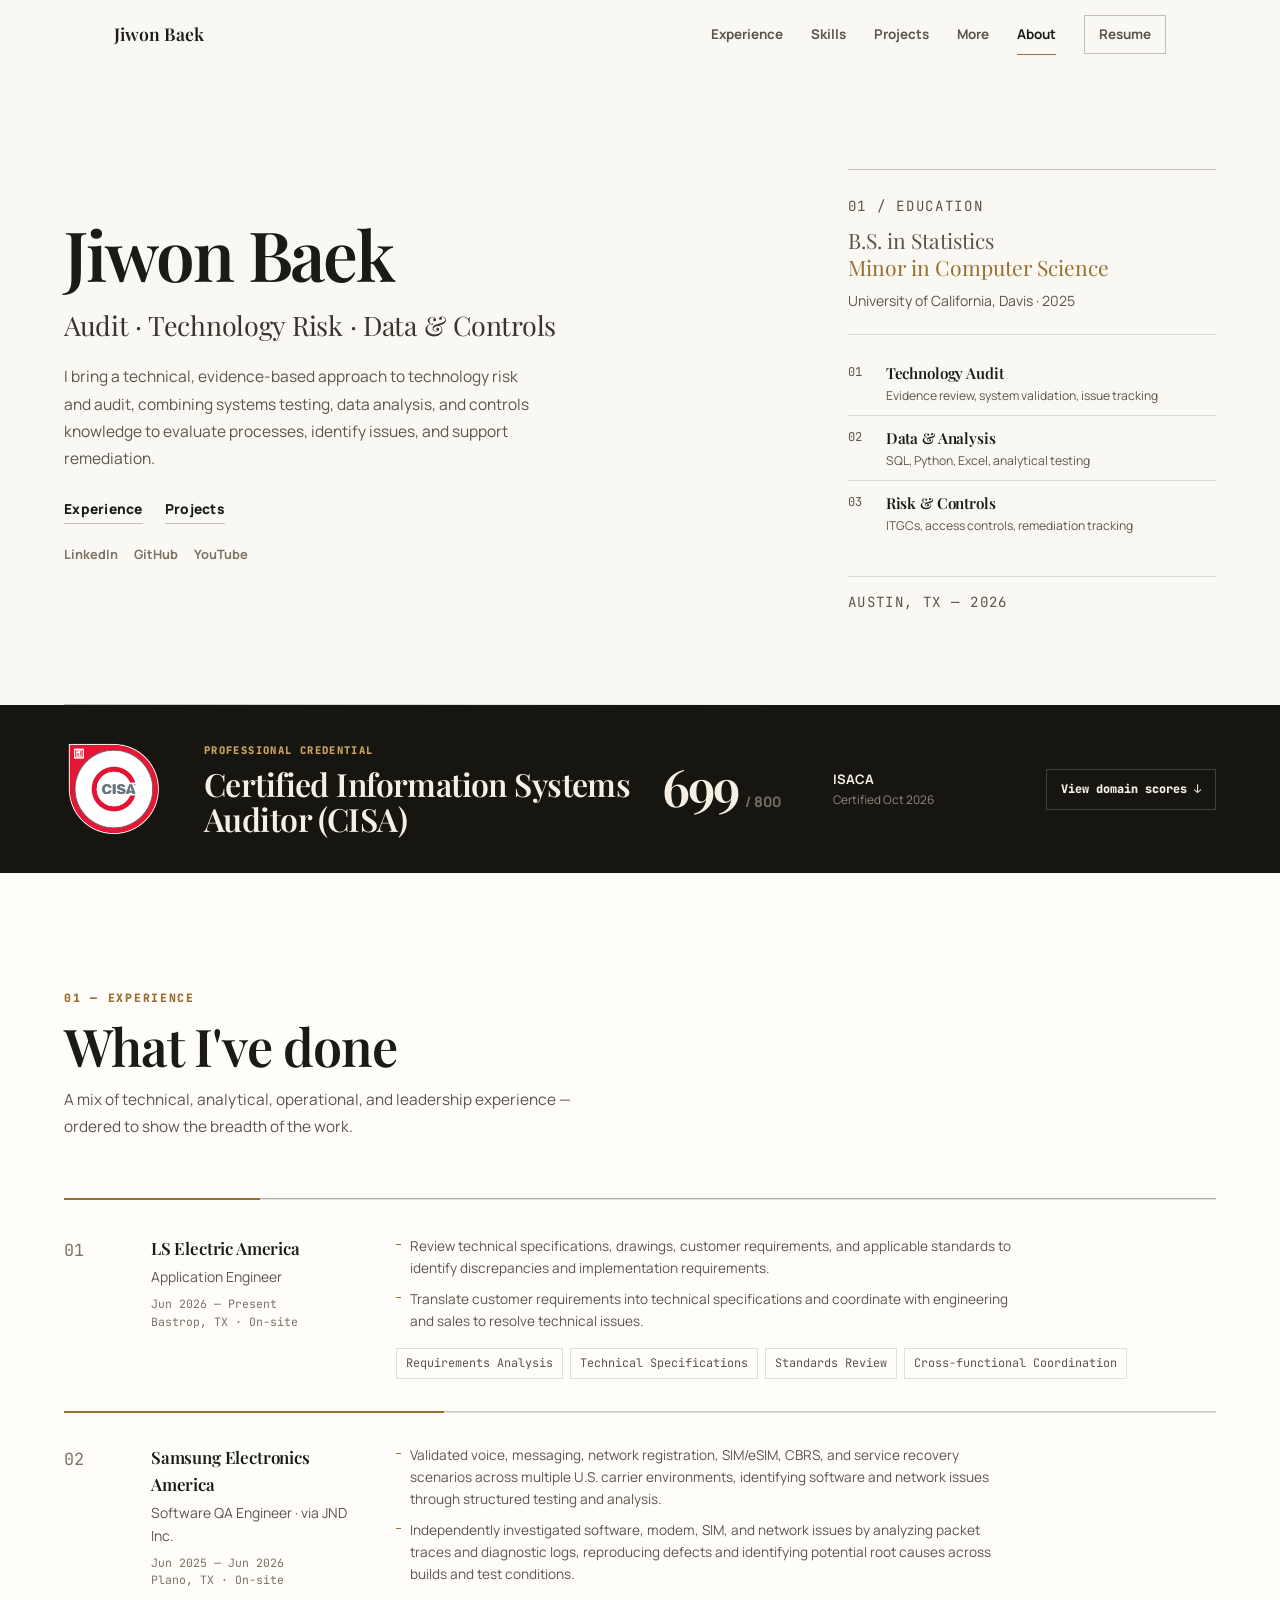
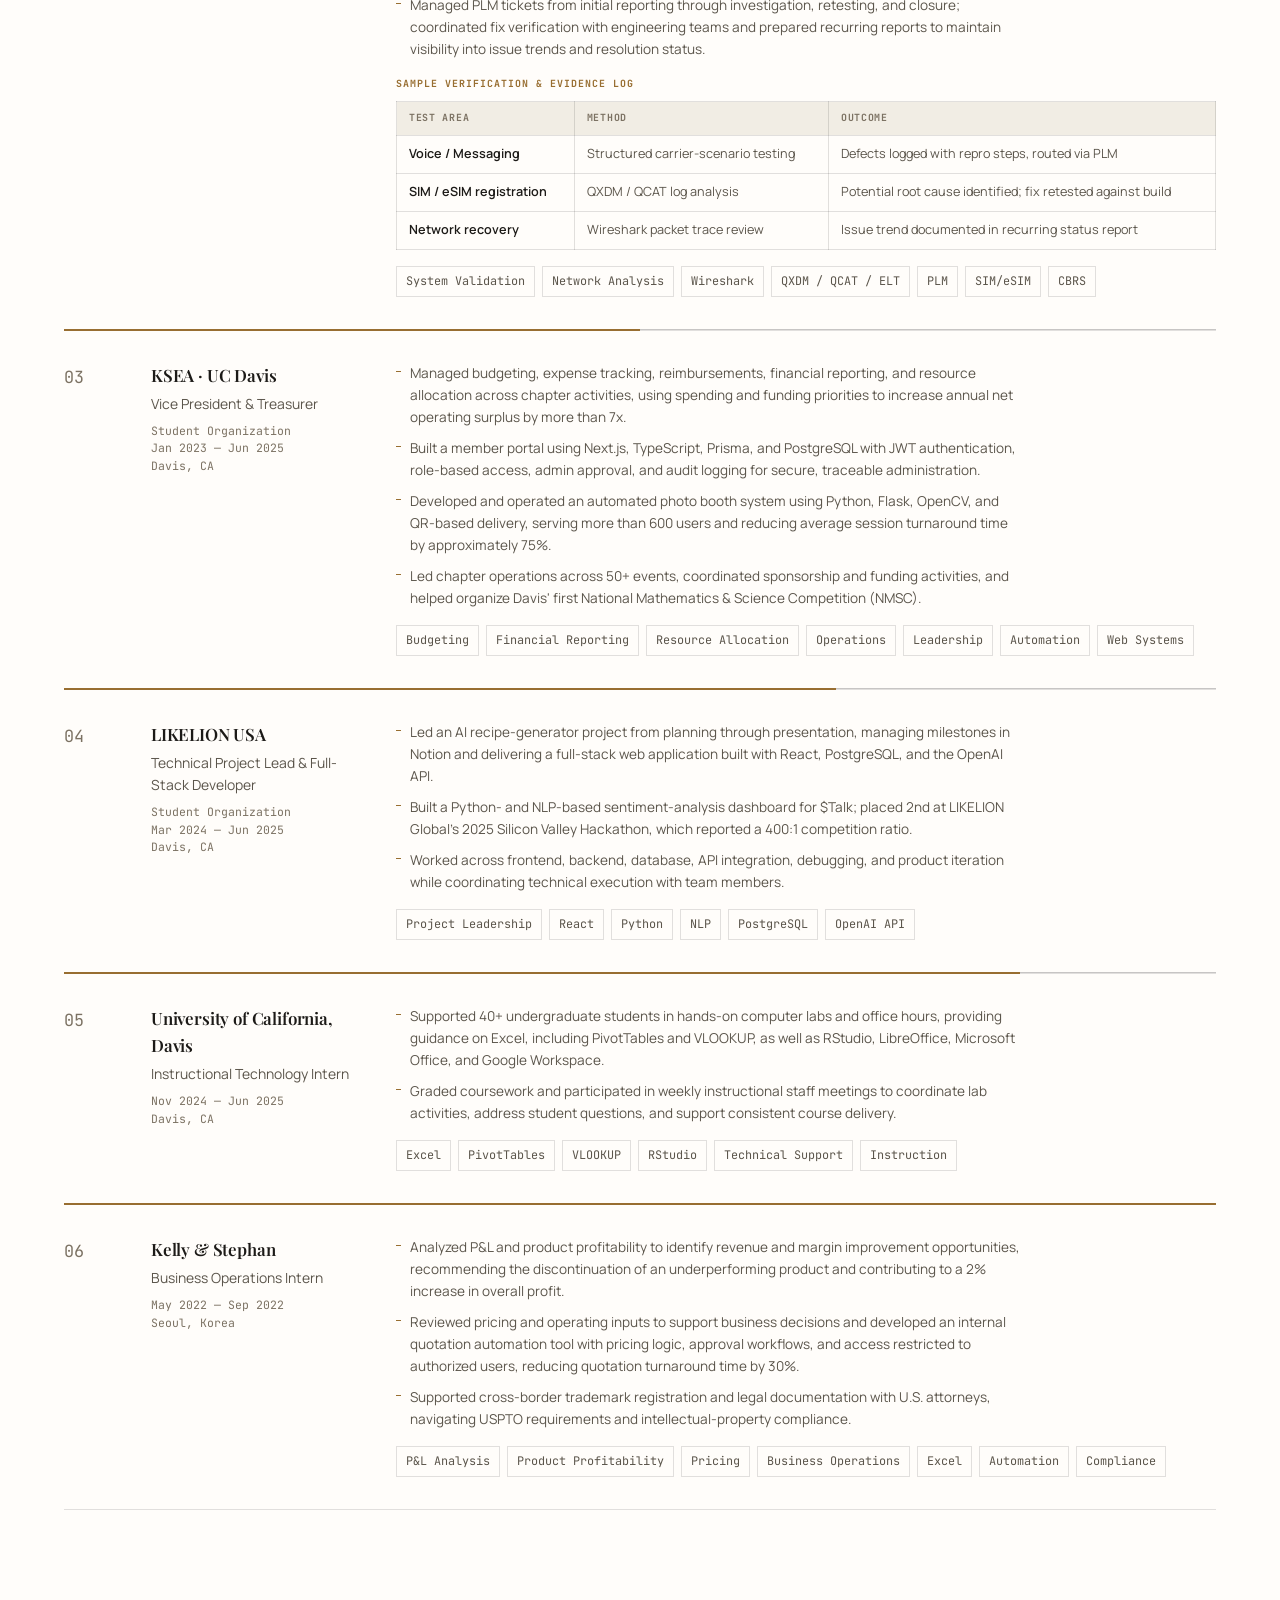
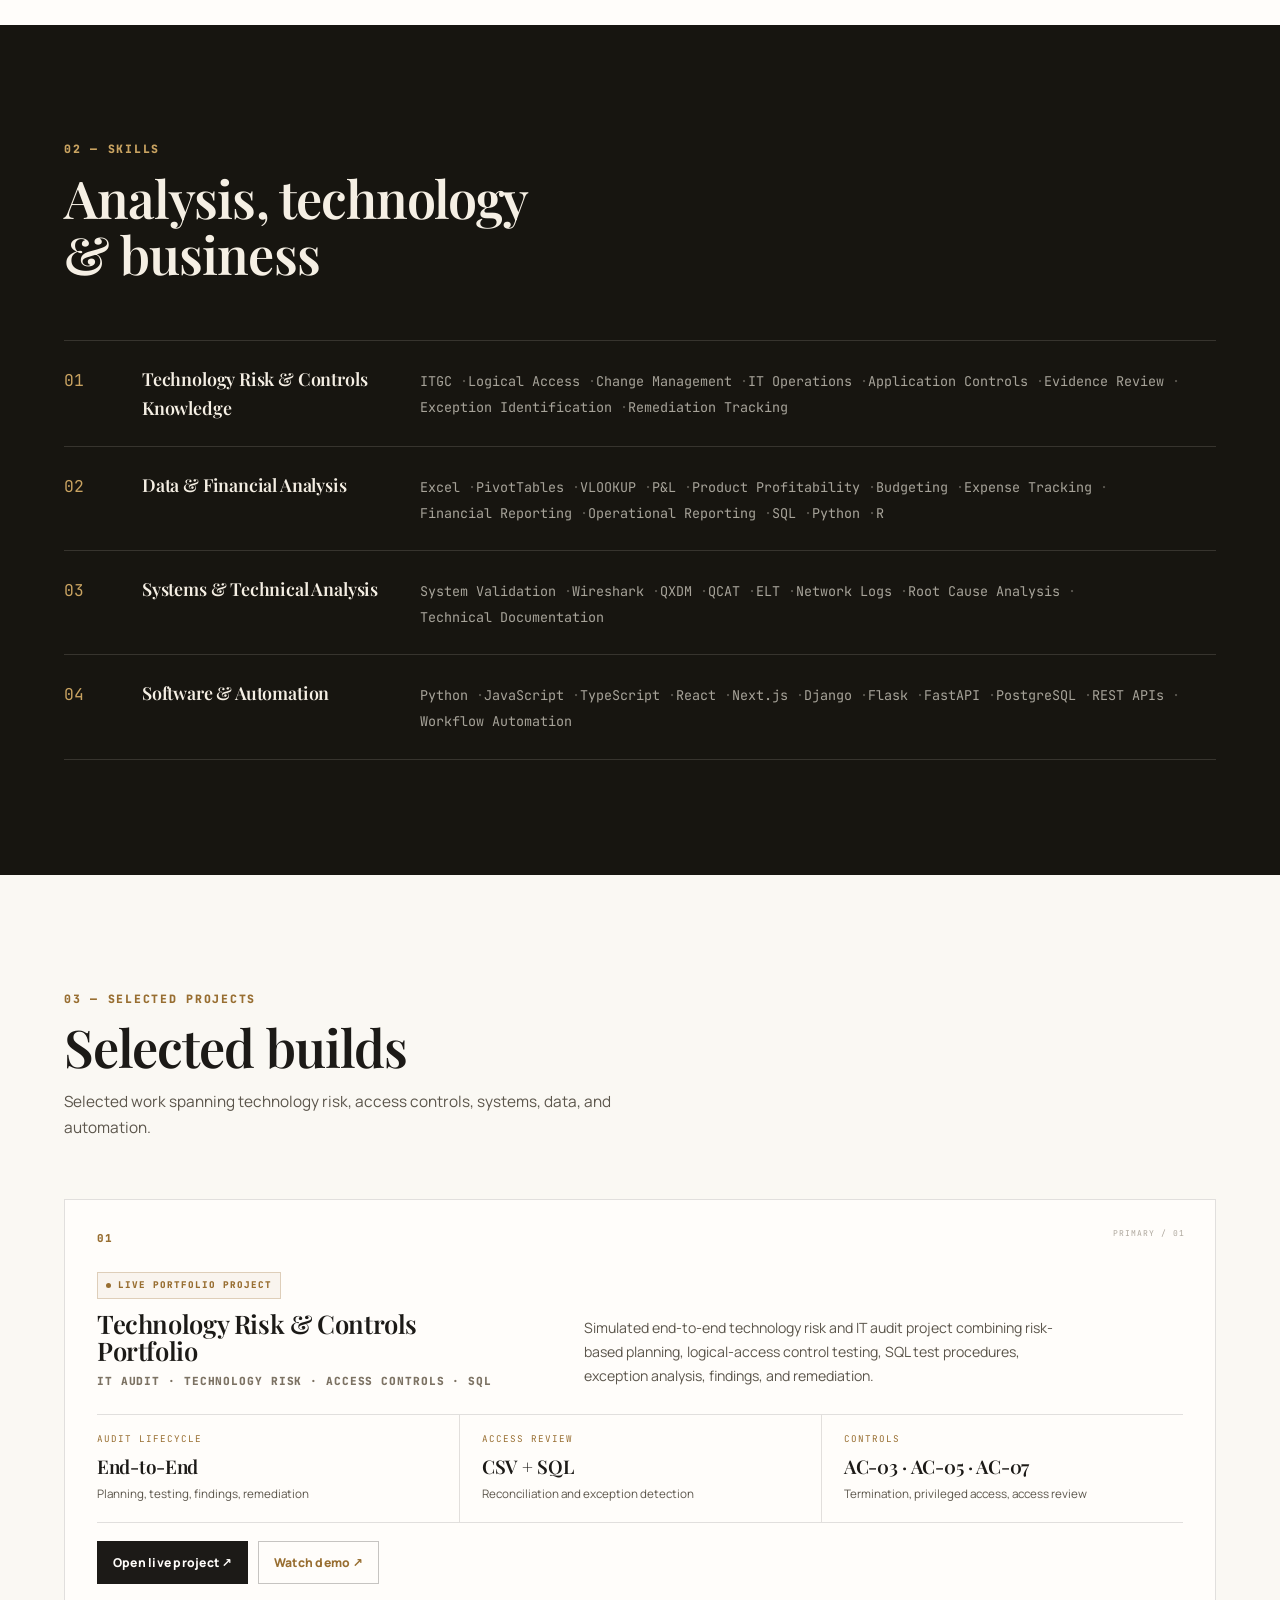
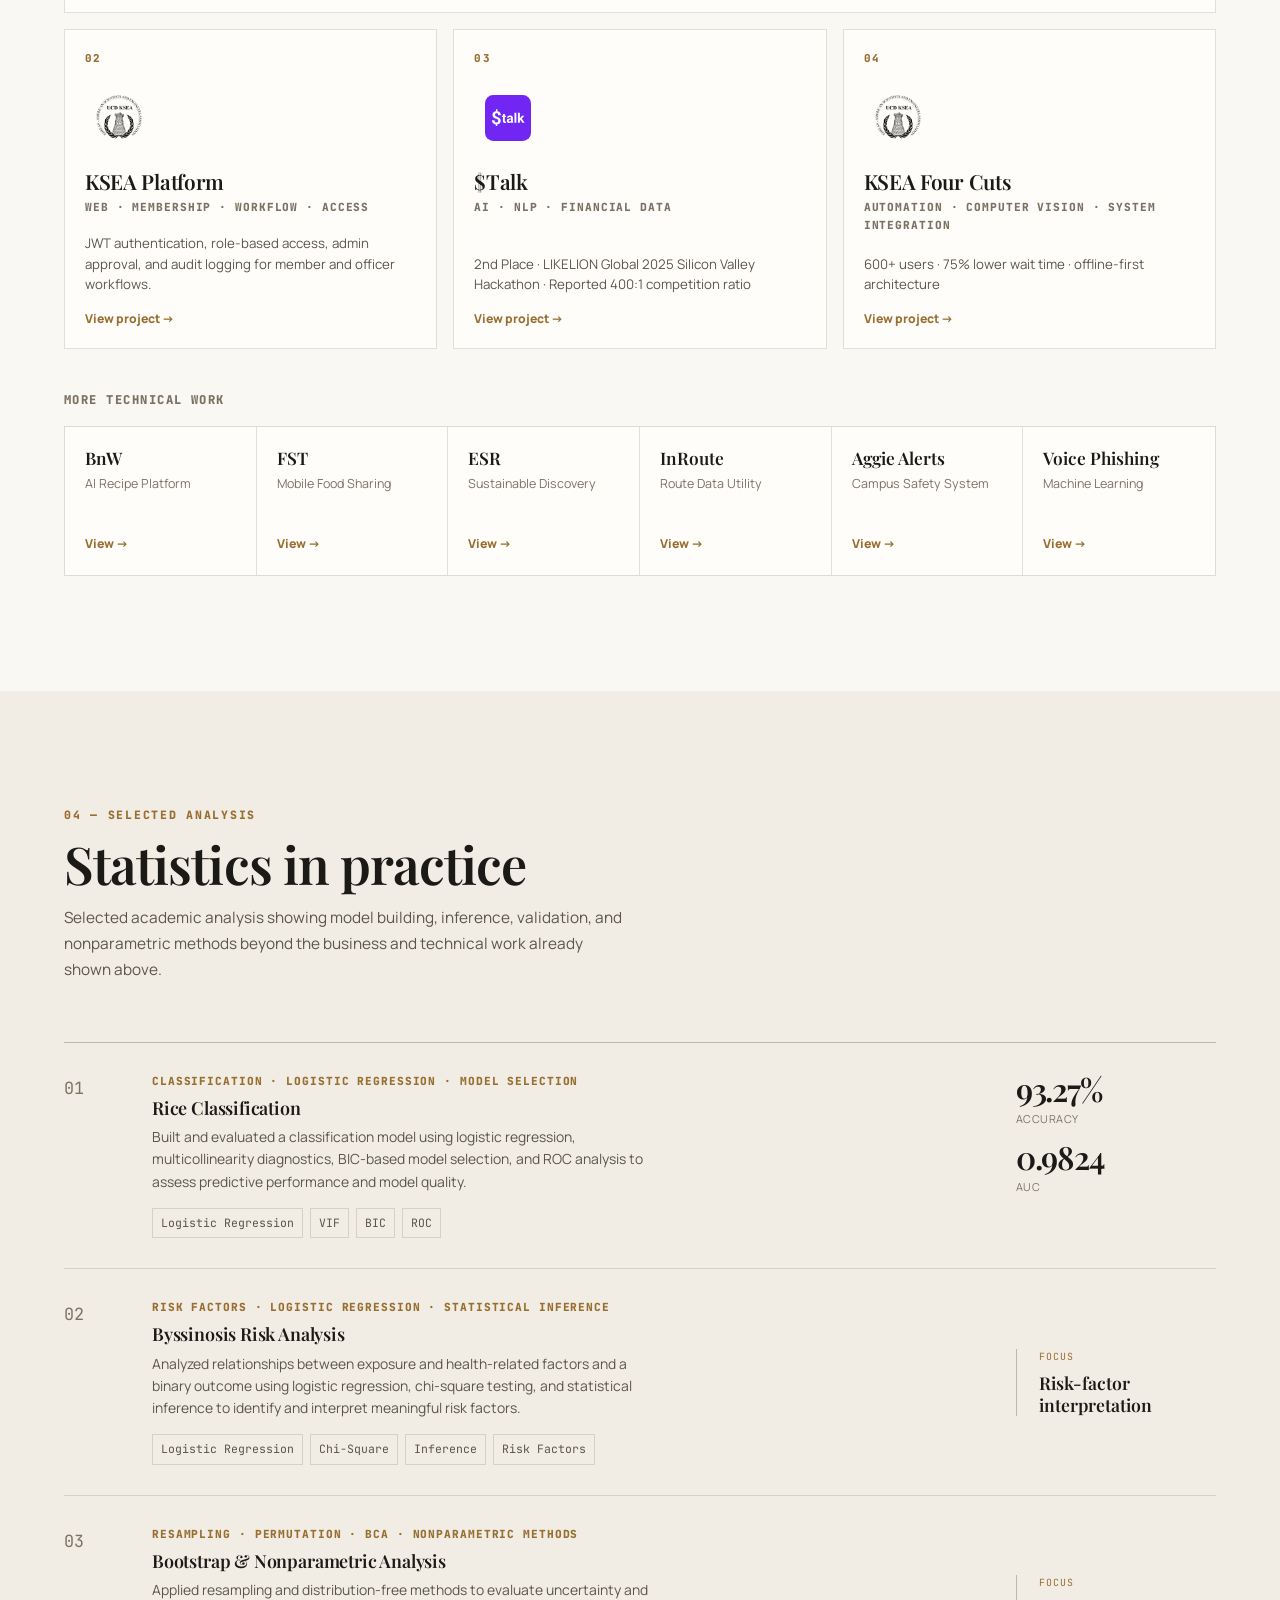
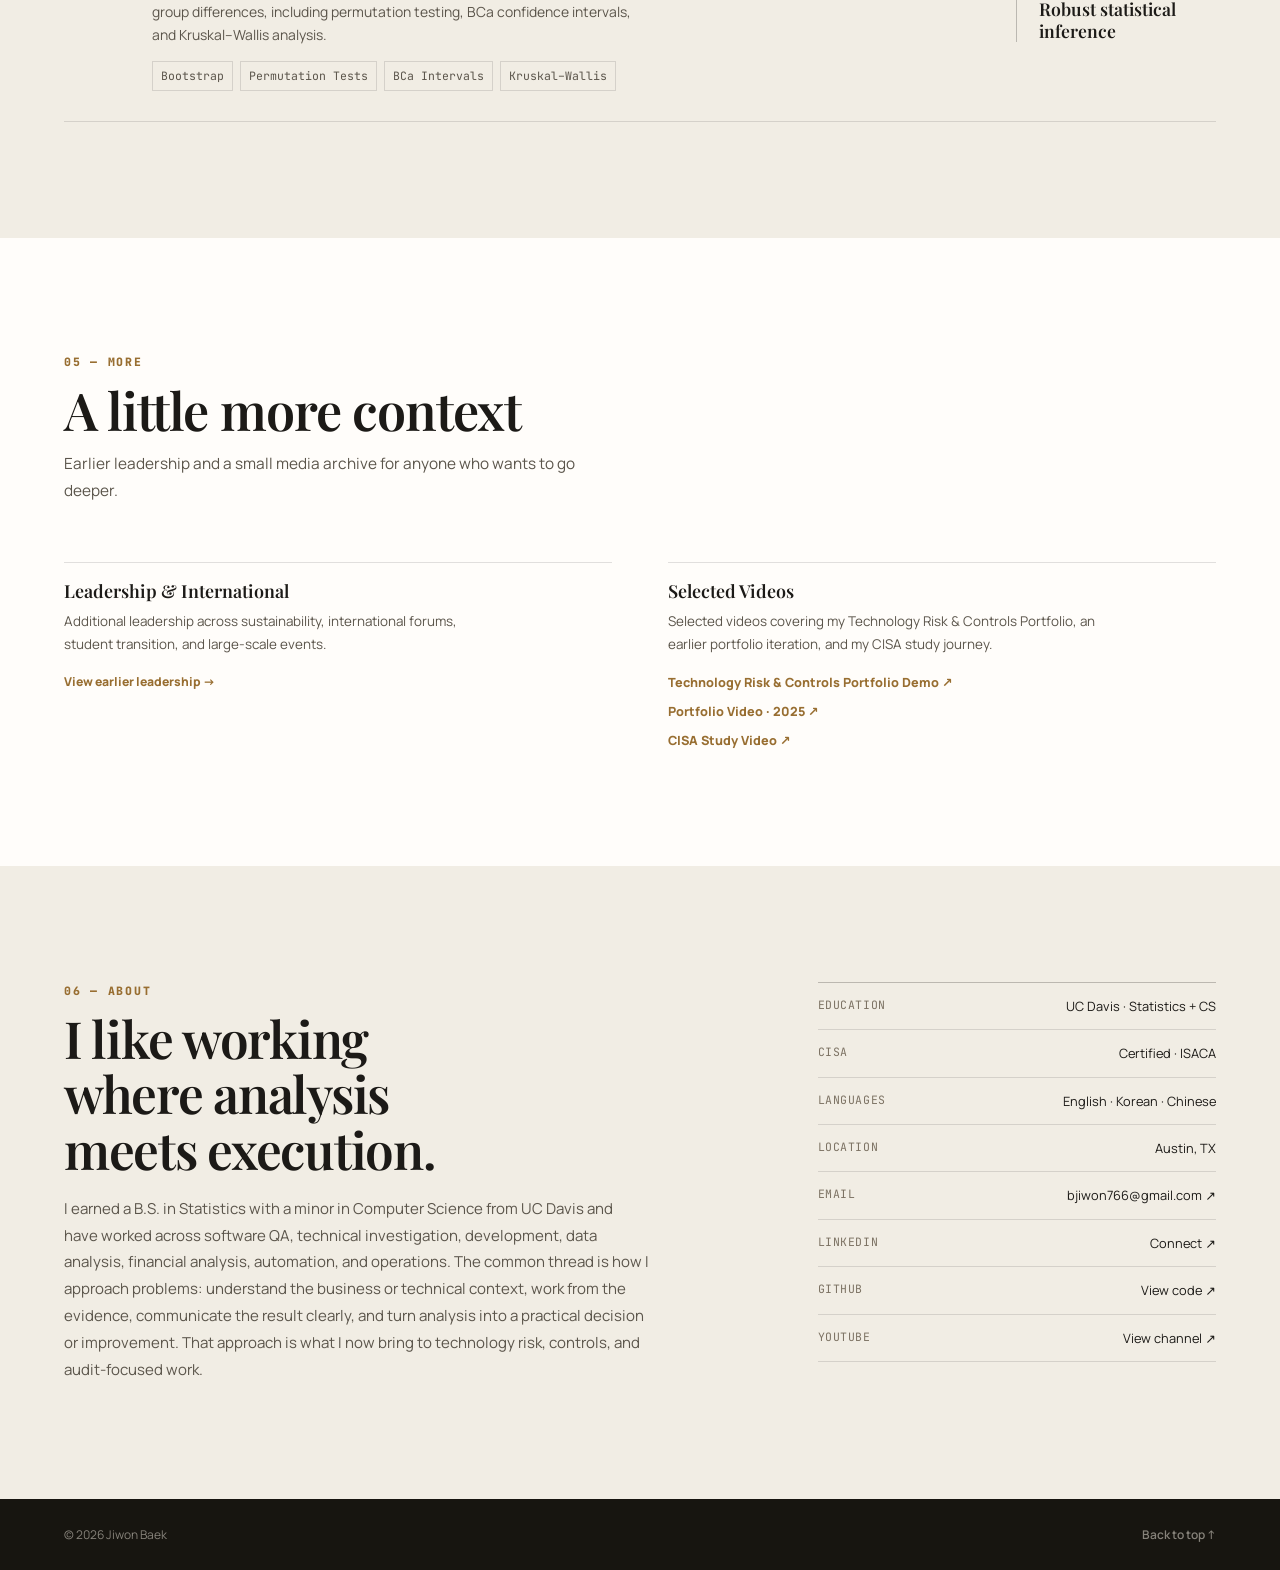
<file: index.html>
<!DOCTYPE html>
<html lang="en">
 <head>
  <meta charset="utf-8"/>
  <meta content="width=device-width, initial-scale=1.0" name="viewport"/>
  <title>Jiwon Baek &mdash; Portfolio</title>
  <meta content="Jiwon Baek — Technology Risk, IT Audit, Data & Controls. B.S. Statistics, UC Davis. Certified Information Systems Auditor (CISA). Exam score: 699/800." name="description"/>
  <meta content="#171510" name="theme-color"/>
  <meta content="Jiwon Baek &mdash; Portfolio" property="og:title"/>
  <meta content="Technology Risk · IT Audit · Data & Controls" property="og:description"/>
  <link href="https://fonts.googleapis.com" rel="preconnect"/>
  <link crossorigin="" href="https://fonts.gstatic.com" rel="preconnect"/>
  <link href="https://fonts.googleapis.com/css2?family=Playfair+Display:ital,wght@0,500;0,600;0,700;1,500&amp;family=Manrope:wght@400;500;600;700;800&amp;family=JetBrains+Mono:wght@400;500;600&amp;display=swap" rel="stylesheet"/>
  <link href="favicon.ico" rel="icon"/>
  <style id="portfolio-styles">
:root{
  --bg:#faf8f3;--paper:#fffdfa;--alt:#f1ede4;--ink:#1c1a17;--soft:#5b554b;--faint:#7c7263;
  --line:rgba(28,26,23,.13);--line-strong:rgba(28,26,23,.25);--gold:#986e31;--dark:#171510;
  --dark-line:rgba(245,239,228,.14);--cream:#f5efe4;--display:"Playfair Display",Georgia,serif;
  --body:"Manrope",system-ui,sans-serif;--mono:"JetBrains Mono",ui-monospace,SFMono-Regular,Menlo,monospace;
  --max:1180px;--gutter:clamp(22px,5vw,64px);--nav:70px;--ease:cubic-bezier(.22,1,.36,1)
}
*{box-sizing:border-box;margin:0;padding:0}
html{scroll-behavior:smooth}
body{background:var(--bg);color:var(--ink);font-family:var(--body);line-height:1.6;-webkit-font-smoothing:antialiased;overflow-x:hidden}
body.locked{overflow:hidden}
a{color:inherit;text-decoration:none}button{font:inherit;color:inherit;background:none;border:0;cursor:pointer}img{max-width:100%;display:block}ul,ol{list-style:none}
h1,h2,h3,h4{font-family:var(--display);font-weight:600;line-height:1.08}:focus-visible{outline:2px solid var(--gold);outline-offset:3px}
.skip-link{position:absolute;left:14px;top:-60px;background:var(--dark);color:var(--cream);padding:11px 16px;z-index:2000;transition:top .2s var(--ease)}
.skip-link:focus{top:14px}.section{padding:clamp(74px,9vw,116px) var(--gutter);scroll-margin-top:var(--nav)}.inner{max-width:var(--max);margin:0 auto}
.eyebrow{color:var(--gold);text-transform:uppercase;letter-spacing:.15em;font-size:.72rem;font-weight:800;margin-bottom:11px;font-family:var(--mono)}
.section-head{margin-bottom:clamp(40px,5vw,58px)}.section-head h2{font-size:clamp(2rem,4.1vw,3.25rem);max-width:15ch;letter-spacing:-.018em}
.section-head p:last-child{margin-top:13px;max-width:62ch;color:var(--soft);font-size:.96rem;line-height:1.72}
.reveal{opacity:0;transform:translateY(16px);transition:opacity .65s var(--ease),transform .65s var(--ease)}.reveal.visible{opacity:1;transform:none}

/* Nav */
.site-nav{position:sticky;top:0;z-index:80;height:var(--nav);background:rgba(250,248,243,.9);backdrop-filter:blur(11px);-webkit-backdrop-filter:blur(11px);border-bottom:1px solid transparent;transition:border-color .2s var(--ease)}
.site-nav.scrolled{border-color:var(--line);box-shadow:0 8px 28px rgba(28,26,23,.035)}.nav-inner{max-width:var(--max);margin:0 auto;padding:0 var(--gutter);height:100%;display:flex;align-items:center;justify-content:space-between}
.brand{font-family:var(--display);font-size:1.1rem;font-weight:600}.nav-links{display:flex;align-items:center;gap:28px;position:relative}.nav-links a{font-size:.84rem;font-weight:700;color:var(--soft);position:relative;padding:4px 0;transition:color .2s var(--ease)}
.nav-links a:hover,.nav-links a.active{color:var(--gold)}.nav-links a.active{color:var(--ink)}.nav-links .resume{border:1px solid var(--line-strong);padding:8px 14px;transition:all .2s var(--ease)}
.nav-links .resume:hover{background:var(--ink);color:var(--bg);border-color:var(--ink)}.nav-toggle{display:none}.nav-toggle span{display:block;width:23px;height:1.5px;background:var(--ink);margin:5px;transition:transform .2s var(--ease),opacity .2s var(--ease)}
.nav-toggle[aria-expanded="true"] span:nth-child(1){transform:translateY(6.5px) rotate(45deg)}.nav-toggle[aria-expanded="true"] span:nth-child(2){opacity:0}.nav-toggle[aria-expanded="true"] span:nth-child(3){transform:translateY(-6.5px) rotate(-45deg)}
.mobile-nav{display:none;position:absolute;top:var(--nav);left:0;right:0;background:var(--bg);border-bottom:1px solid var(--line)}.mobile-nav.open{display:block}.mobile-nav a{display:block;padding:14px var(--gutter);border-top:1px solid var(--line);font-size:.88rem;font-weight:700}
.nav-active-line{position:absolute;left:0;bottom:-1px;width:0;height:1px;background:var(--gold);opacity:0;transform:translateX(0);transition:transform .34s var(--ease),width .34s var(--ease),opacity .22s var(--ease);pointer-events:none}.nav-links.has-active-line .nav-active-line{opacity:1}

/* Hero */
.hero{position:relative;padding:clamp(78px,11vh,116px) var(--gutter) clamp(64px,8vw,92px);min-height:calc(72vh - var(--nav));display:flex;align-items:center}.hero::after{content:"";position:absolute;left:var(--gutter);right:var(--gutter);bottom:0;max-width:var(--max);margin:auto;height:1px;background:linear-gradient(90deg,var(--line-strong),transparent 65%)}
.hero-grid{max-width:var(--max);width:100%;margin:0 auto;display:grid;grid-template-columns:minmax(0,1.3fr) minmax(280px,.7fr);gap:clamp(48px,8vw,100px);align-items:center}.hero h1{font-size:clamp(2.7rem,5.4vw,4.6rem);max-width:none;letter-spacing:-.03em;line-height:1.02}.hero-copy{font-family:var(--display);font-size:clamp(1.25rem,2.1vw,1.7rem);color:#38342e;margin-top:16px;max-width:34ch;letter-spacing:-.01em}.hero-intro-simple{margin-top:16px;max-width:52ch;color:var(--soft);font-size:.97rem;line-height:1.75}
.hero-actions{display:flex;gap:22px;align-items:center;margin-top:26px;flex-wrap:wrap}.text-link{font-size:.86rem;font-weight:800;letter-spacing:.02em;position:relative;padding-bottom:3px;border-bottom:1px solid var(--line-strong);transition:border-color .2s var(--ease),color .2s var(--ease)}.text-link:hover{border-color:var(--gold);color:var(--gold)}.social{display:flex;gap:16px;margin-top:20px;color:var(--faint);font-size:.8rem;font-weight:700}.social a:hover{color:var(--gold)}
.hero-profile{display:grid;gap:22px}.hero-meta-block{border-top:1px solid var(--line-strong);padding-top:16px}.hero-meta-index{font-family:var(--mono);color:var(--gold);text-transform:uppercase;font-size:.6rem;letter-spacing:.12em;margin-bottom:9px}.hero-profile .degree{font-family:var(--display);font-size:1.32rem;line-height:1.28}.hero-profile .degree span{color:var(--gold)}.hero-profile p{color:var(--soft);font-size:.88rem;margin-top:9px}.hero-location{font-family:var(--mono);font-size:.62rem;text-transform:uppercase;letter-spacing:.1em;color:var(--faint);padding-top:14px;border-top:1px solid var(--line)}
.hero-focus{border-top:1px solid var(--line);padding-top:16px;display:grid}.hero-focus-row{display:grid;grid-template-columns:26px 1fr;gap:12px;padding:10px 0;border-bottom:1px solid var(--line)}.hero-focus-row:last-child{border-bottom:0}.hero-focus-no{font-family:var(--mono);font-size:.72rem;color:var(--gold);padding-top:1px}.hero-focus-row strong{display:block;font-family:var(--display);font-size:.95rem;font-weight:600;letter-spacing:-.01em}.hero-focus-row span{display:block;font-size:.76rem;color:var(--soft);margin-top:2px;line-height:1.45}

/* CISA */
.cisa{background:var(--dark);color:var(--cream);padding:0 var(--gutter)}

.cisa-badge-link{
  display:flex;
  align-items:center;
  justify-content:center;
  width:100px;
  height:100px;
  transition:transform .2s var(--ease),opacity .2s var(--ease);
}
.cisa-badge-link:hover{
  transform:translateY(-2px);
  opacity:.92;
}
.cisa-badge-img{
  width:92px;
  height:92px;
  object-fit:contain;
  display:block;
}
.cisa-verify{
  display:inline-block;
  margin-top:10px;
  color:#c9a361;
  font-size:.72rem;
  font-weight:800;
  font-family:var(--mono);
  border-bottom:1px solid rgba(201,163,97,.35);
  padding-bottom:2px;
}
.cisa-verify:hover{
  border-color:#c9a361;
}

.cisa-main{
  max-width:var(--max);margin:0 auto;min-height:168px;
  display:grid;grid-template-columns:110px minmax(0,1.45fr) .48fr .62fr auto;
  gap:30px;align-items:center
}
.cisa-label small{
  display:block;color:#c9a361;font-size:.66rem;font-weight:800;
  letter-spacing:.13em;text-transform:uppercase;margin-bottom:7px;font-family:var(--mono)
}
.cisa-label strong{
  display:block;font-family:var(--display);
  font-size:clamp(1.5rem,2.5vw,2.2rem);
  font-weight:600;letter-spacing:-.018em;line-height:1.12
}
.cisa-credential-note{
  margin-top:9px;color:rgba(245,239,228,.58);
  font-size:.74rem;font-family:var(--mono)
}
.cisa-score{display:flex;align-items:baseline;gap:6px}
.cisa-score strong{
  font-family:var(--display);font-size:clamp(2.4rem,4vw,3.35rem);
  line-height:.85;font-weight:600;letter-spacing:-.04em
}
.cisa-score span{color:rgba(245,239,228,.42);font-weight:700;font-size:.9rem}
.cisa-meta{font-size:.74rem;color:rgba(245,239,228,.54);line-height:1.55}
.cisa-meta strong{display:block;color:var(--cream);font-size:.82rem;font-weight:700}
.cisa-meta span{display:block;margin-top:2px}
.cisa-toggle{
  border:1px solid rgba(245,239,228,.2);color:var(--cream);
  padding:10px 14px;font-size:.74rem;font-weight:800;white-space:nowrap;
  font-family:var(--mono);transition:border-color .2s var(--ease),color .2s var(--ease)
}
.cisa-toggle:hover{border-color:#c9a361;color:#c9a361}
.cisa-details{
  max-width:var(--max);margin:0 auto;display:grid;grid-template-rows:0fr;
  opacity:0;padding-bottom:0;
  transition:grid-template-rows .38s var(--ease),opacity .28s var(--ease),padding-bottom .38s var(--ease)
}
.cisa-details.open{grid-template-rows:1fr;opacity:1;padding-bottom:38px}
.cisa-details>.cisa-detail-grid{
  min-height:0;overflow:hidden;padding-top:0;border-top-color:transparent;
  transition:padding-top .38s var(--ease),border-color .38s var(--ease);
  display:grid;grid-template-columns:minmax(0,1fr) minmax(240px,.34fr);gap:54px
}
.cisa-details.open>.cisa-detail-grid{padding-top:30px;border-top:1px solid var(--dark-line)}
.domain-list{border-top:1px solid var(--dark-line)}
.domain-row{
  display:grid;grid-template-columns:38px minmax(0,1fr) 64px;gap:16px;align-items:center;
  min-height:56px;border-bottom:1px solid var(--dark-line);transition:background .2s var(--ease)
}
.domain-row:hover{background:rgba(245,239,228,.025)}
.domain-rank{font-size:.62rem;font-weight:800;letter-spacing:.1em;color:#c9a361;font-family:var(--mono)}
.domain-name{color:rgba(245,239,228,.74);font-size:.78rem;line-height:1.4}
.domain-row strong{font-family:var(--display);font-size:1.3rem;font-weight:600;text-align:right}
.cisa-summary strong{display:block;color:var(--cream);font-family:var(--display);font-size:1.3rem;margin-bottom:10px;font-weight:600}
.cisa-summary p{line-height:1.65;color:rgba(245,239,228,.62);font-size:.81rem}

/* Experience */
.experience{background:var(--paper)}.exp-list{border-top:1px solid var(--line-strong)}.exp-item{position:relative;display:grid;grid-template-columns:62px 220px minmax(0,1fr);gap:25px;padding:32px 0;border-bottom:1px solid var(--line);transition:background .22s var(--ease)}.exp-item:first-child{padding-top:36px}.exp-item-progress{position:absolute;z-index:3;top:-1px;left:0;right:0;height:2px;background:var(--line);overflow:hidden;pointer-events:none}.exp-item-progress span{display:block;width:0!important;height:100%;background:var(--gold);transform-origin:left center;transition:width .6s var(--ease)}.exp-item-progress.is-visible span{width:var(--exp-step-target)!important}.exp-item.active-experience{background:linear-gradient(90deg,rgba(152,110,49,.03),transparent 42%)}.exp-item.active-experience .exp-index{color:var(--gold)}.exp-item.active-experience .exp-org{color:var(--ink)}.exp-index{font-family:var(--mono);font-size:1.05rem;color:var(--faint);padding-top:2px}.exp-org{font-family:var(--display);font-size:1.06rem;font-weight:600;letter-spacing:-.01em}.exp-role{font-size:.87rem;color:var(--soft);margin-top:4px}.exp-meta{font-size:.72rem;color:var(--faint);margin-top:7px;line-height:1.5;font-family:var(--mono)}.bullets{display:grid;gap:9px}.bullets li{position:relative;padding-left:14px;color:var(--soft);font-size:.85rem;line-height:1.62;max-width:78ch}.bullets li::before{content:"";position:absolute;left:0;top:.68em;width:5px;height:1px;background:var(--gold)}.tags{display:flex;flex-wrap:wrap;gap:7px;row-gap:8px;margin-top:16px}.tags span{font-size:.74rem;color:var(--soft);border:1px solid var(--line);padding:5px 9px;font-family:var(--mono);transition:border-color .2s var(--ease)}.exp-item:hover .tags span{border-color:rgba(152,110,49,.24)}
.evidence-table{margin-top:16px;border:1px solid var(--line);width:100%;border-collapse:collapse;font-size:.79rem}.evidence-table caption{text-align:left;font-family:var(--mono);font-size:.62rem;text-transform:uppercase;letter-spacing:.1em;color:var(--gold);margin-bottom:9px;font-weight:700}.evidence-table th,.evidence-table td{border:1px solid var(--line);padding:9px 12px;text-align:left;vertical-align:top;line-height:1.5}.evidence-table thead th{background:var(--alt);font-family:var(--mono);font-size:.62rem;text-transform:uppercase;letter-spacing:.07em;color:var(--faint);font-weight:700}.evidence-table tbody td{color:var(--soft)}.evidence-table tbody td:first-child{color:var(--ink);font-weight:600}

/* Skills */
.skills{background:var(--dark);color:var(--cream)}.skills .eyebrow{color:#c9a361}.skill-rows{border-top:1px solid var(--dark-line)}.skill-row{position:relative;display:grid;grid-template-columns:50px 250px minmax(0,1fr);gap:28px;padding:24px 0;border-bottom:1px solid var(--dark-line);align-items:baseline;transition:background .22s var(--ease)}.skill-row:hover{background:rgba(245,239,228,.018)}.skill-index{font-family:var(--mono);font-size:1.02rem;color:#c9a361}.skill-title{font-family:var(--display);font-size:1.12rem;font-weight:600;letter-spacing:-.01em}.skill-tags{display:flex;flex-wrap:wrap;font-size:.84rem;color:rgba(245,239,228,.65);font-family:var(--mono);line-height:1.9}.skill-tags li:not(:last-child)::after{content:" · ";color:rgba(245,239,228,.3)}

/* Projects */
.projects{background:var(--bg)}.gallery-wall{display:grid;grid-template-columns:1fr 1fr;gap:16px}.project{position:relative;background:var(--paper);border:1px solid var(--line);padding:23px;display:flex;flex-direction:column;text-align:left;transition:border-color .2s var(--ease),transform .2s var(--ease)}.project:hover{border-color:var(--gold)}.project[href]:hover{transform:translateY(-2px)}.project-live-badge{display:inline-flex;align-items:center;gap:7px;width:max-content;margin-bottom:11px;padding:5px 8px;border:1px solid rgba(152,110,49,.28);background:rgba(152,110,49,.06);color:var(--gold);font-family:var(--mono);font-size:.58rem;font-weight:800;letter-spacing:.11em;text-transform:uppercase}.project-live-badge::before{content:"";width:5px;height:5px;border-radius:50%;background:var(--gold)}.project-primary-identity{display:flex;flex-direction:column;align-items:flex-start;min-width:0}.project-primary-cta{display:inline-flex;align-items:center;justify-content:center;width:max-content;margin-top:20px!important;padding:11px 15px;background:var(--ink);color:var(--paper)!important;border:1px solid var(--ink);font-size:.76rem;font-weight:800;letter-spacing:.02em;transition:transform .2s var(--ease),background .2s var(--ease),border-color .2s var(--ease)}.project[href]:hover .project-primary-cta{background:var(--gold);border-color:var(--gold);transform:translateY(-1px)}.project-no{font-size:.68rem;color:var(--gold);font-weight:800;letter-spacing:.13em;font-family:var(--mono)}.project-visual{display:grid;place-items:center;margin:16px 0}.project-visual img{max-height:68px;max-width:62%;object-fit:contain}.logo-fallback{width:68px;height:68px;display:grid;place-items:center;background:var(--alt);border:1px solid var(--line);font-family:var(--display);font-size:1.15rem}.project h3{font-size:1.3rem;letter-spacing:-.015em}.project-type{font-size:.7rem;text-transform:uppercase;letter-spacing:.08em;color:var(--faint);font-weight:800;margin-top:7px;font-family:var(--mono)}.project-result{color:var(--soft);font-size:.83rem;margin-top:auto;padding-top:16px;line-height:1.55}.project-open{color:var(--gold);font-size:.76rem;font-weight:800;margin-top:14px}.project-hero{grid-column:1/-1;padding:30px 32px 28px;min-height:0}.project-hero::after{content:"PRIMARY  /  01";position:absolute;right:30px;top:27px;font-family:var(--mono);font-size:.5rem;letter-spacing:.12em;color:var(--faint);opacity:.62}.project-hero-main{display:grid;grid-template-columns:minmax(270px,.8fr) minmax(0,1.2fr);gap:clamp(42px,7vw,88px);align-items:end;padding:24px 0 24px}.project-identity{display:flex;align-items:center;gap:22px;min-width:0}.project-hero .project-visual{flex:0 0 auto;width:88px;height:88px;margin:0;display:grid;place-items:center}.project-hero .project-visual img{max-width:82px;max-height:76px}.project-hero .logo-fallback{width:72px;height:72px;font-size:1.25rem}.project-hero h3{font-size:1.6rem}.project-hero .project-type{margin-top:8px;line-height:1.55}.project-hero .project-result{max-width:55ch;margin:0;padding:0 12px 2px 0;font-size:.88rem;line-height:1.7}.control-summary{display:grid;grid-template-columns:repeat(3,minmax(0,1fr));border-top:1px solid var(--line);border-bottom:1px solid var(--line)}.control-summary>div{min-width:0;padding:18px 22px 18px 0}.control-summary>div+div{border-left:1px solid var(--line);padding-left:22px}.control-summary span{display:block;font-family:var(--mono);font-size:.58rem;line-height:1.4;text-transform:uppercase;letter-spacing:.11em;color:var(--gold)}.control-summary strong{display:block;margin-top:6px;font-family:var(--display);font-size:1.18rem;font-weight:600;letter-spacing:-.015em}.control-summary p{margin-top:4px;color:var(--soft);font-size:.73rem;line-height:1.5}.project-hero .project-open{align-self:flex-start;margin-top:18px}
.project-primary-actions{
  display:flex;
  gap:10px;
  align-items:center;
  flex-wrap:wrap;
  margin-top:18px;
}
.project-primary-actions .project-primary-cta{
  margin-top:0!important;
}
.project-demo-cta{
  display:inline-flex;
  align-items:center;
  justify-content:center;
  width:max-content;
  padding:11px 15px;
  border:1px solid var(--line-strong);
  background:var(--paper);
  color:var(--gold);
  font-size:.76rem;
  font-weight:800;
  letter-spacing:.02em;
  transition:transform .2s var(--ease),border-color .2s var(--ease),background .2s var(--ease),color .2s var(--ease);
}
.project-demo-cta:hover{
  transform:translateY(-1px);
  border-color:var(--gold);
  background:var(--alt);
  color:var(--gold);
}
.project-secondary-grid{grid-column:1/-1;display:grid;grid-template-columns:repeat(3,minmax(0,1fr));gap:16px}.project-secondary{min-height:260px;padding:20px}.project-secondary h3{font-size:1.3rem}.project-secondary .project-visual{height:76px;margin:12px 0 14px}.project-secondary .project-visual img{max-height:68px;max-width:68%}.more-label{margin:42px 0 15px;font-size:.76rem;color:var(--faint);font-weight:800;text-transform:uppercase;letter-spacing:.12em;font-family:var(--mono)}.project-strip{display:grid;grid-template-columns:repeat(6,1fr);border:1px solid var(--line)}.mini{position:relative;min-height:148px;padding:21px 20px;background:var(--paper);border-right:1px solid var(--line);display:flex;flex-direction:column;text-align:left;transition:background .2s var(--ease)}.mini:last-child{border-right:0}.mini:hover{background:var(--alt)}.mini h4{font-size:1.08rem;font-weight:600;font-family:var(--display);line-height:1.2}.mini p{font-size:.78rem;color:var(--faint);margin-top:7px;line-height:1.45}.mini span{margin-top:auto;color:var(--gold);font-size:.77rem;font-weight:800}

/* Analysis */
.analysis{background:var(--alt)}.analysis-list{border-top:1px solid var(--line-strong)}.analysis-item{position:relative;display:grid;grid-template-columns:60px minmax(0,1fr) 200px;gap:28px;padding:30px 0;border-bottom:1px solid var(--line);align-items:start}.analysis-index{font-family:var(--mono);font-size:1.05rem;color:var(--faint);padding-top:2px}.analysis-tag{font-size:.7rem;color:var(--gold);font-weight:800;letter-spacing:.08em;text-transform:uppercase;font-family:var(--mono)}.analysis-title{font-size:1.12rem;margin-top:7px;letter-spacing:-.01em}.analysis-desc{color:var(--soft);font-size:.87rem;margin-top:9px;max-width:62ch;line-height:1.6}.analysis-methods{display:flex;flex-wrap:wrap;gap:7px;margin-top:15px}.analysis-methods span{font-family:var(--mono);font-size:.72rem;color:var(--soft);border:1px solid var(--line);padding:5px 8px}.analysis-highlight{display:flex;flex-direction:column;gap:14px}.analysis-highlight div strong{display:block;font-family:var(--display);font-size:2rem;font-weight:600;line-height:1;letter-spacing:-.04em;font-variant-numeric:tabular-nums}.analysis-highlight div strong.counting{color:var(--gold)}.analysis-highlight div span{display:block;font-size:.68rem;color:var(--faint);margin-top:5px;text-transform:uppercase;letter-spacing:.04em}.analysis-note{align-self:center;border-left:1px solid var(--line-strong);padding-left:22px}.analysis-note span{display:block;font-family:var(--mono);font-size:.62rem;text-transform:uppercase;letter-spacing:.1em;color:var(--gold);margin-bottom:7px}.analysis-note strong{display:block;font-family:var(--display);font-weight:600;font-size:1.1rem;line-height:1.25}

/* More */
.more{background:var(--paper)}.more-grid{display:grid;grid-template-columns:1fr 1fr;gap:56px}.more-block{border-top:1px solid var(--line);padding-top:18px}.more-block h3{font-size:1.12rem;margin-bottom:10px}.more-block>p{font-size:.84rem;color:var(--soft);line-height:1.68;max-width:54ch}.more-action{margin-top:16px;color:var(--gold);font-size:.76rem;font-weight:800}.more-detail{display:none;margin-top:15px;padding-top:13px;border-top:1px solid var(--line)}.more-detail.open{display:block}.more-detail li{font-size:.79rem;color:var(--soft);margin:9px 0;line-height:1.55}.video-links{display:grid;gap:9px;margin-top:17px}.video-links a{font-size:.79rem;color:var(--gold);font-weight:800}

/* About */
.about{background:var(--alt)}.about-grid{display:grid;grid-template-columns:1.25fr .75fr;gap:clamp(44px,7vw,90px)}.about h2{font-size:clamp(2rem,4vw,3.2rem);max-width:14ch;letter-spacing:-.025em}.about-copy{color:var(--soft);font-size:.94rem;max-width:65ch;margin-top:19px;line-height:1.78}.contact-list{border-top:1px solid var(--line-strong)}.contact-list a,.contact-list div{display:flex;justify-content:space-between;gap:20px;padding:13px 0;border-bottom:1px solid var(--line);font-size:.8rem;transition:padding .2s var(--ease)}.contact-list span:first-child{color:var(--faint);font-family:var(--mono);font-size:.72rem;text-transform:uppercase;letter-spacing:.05em}.contact-list a:hover span:last-child{color:var(--gold)}

/* Footer */
footer{background:var(--dark);color:rgba(245,239,228,.5);padding:26px var(--gutter);font-size:.75rem}.footer-inner{max-width:var(--max);margin:auto;display:flex;justify-content:space-between;gap:20px;flex-wrap:wrap;align-items:center}.footer-inner a{color:rgba(245,239,228,.5);font-weight:600}.footer-inner a:hover{color:#c9a361}

/* Modals */
.modal{position:fixed;inset:0;z-index:220;display:grid;place-items:center;padding:22px;opacity:0;pointer-events:none;transition:opacity .2s var(--ease)}.modal.open{opacity:1;pointer-events:auto}.modal-bg{position:absolute;inset:0;background:rgba(10,9,7,.76);backdrop-filter:blur(4px)}.modal-panel{position:relative;z-index:1;width:min(760px,100%);max-height:86vh;overflow:auto;background:var(--paper);padding:clamp(28px,5vw,50px);border:1px solid var(--line);transform:translateY(10px);opacity:0;transition:transform .28s var(--ease),opacity .22s var(--ease)}.modal.open .modal-panel{transform:none;opacity:1}.modal-close{position:absolute;right:17px;top:17px;width:35px;height:35px;border:1px solid var(--line-strong);transition:border-color .2s var(--ease),color .2s var(--ease)}.modal-close:hover{border-color:var(--gold);color:var(--gold)}.modal-kicker{font-size:.68rem;color:var(--gold);font-weight:800;text-transform:uppercase;letter-spacing:.11em;font-family:var(--mono)}.modal-title{font-size:clamp(1.9rem,4vw,2.6rem);margin-top:7px;padding-right:42px;letter-spacing:-.02em}.modal-sub{font-size:.8rem;color:var(--faint);margin-top:6px}.modal-grid{display:grid;grid-template-columns:1fr 1fr;gap:25px;margin-top:27px}.modal-block h4{font-family:var(--body);font-size:.68rem;text-transform:uppercase;letter-spacing:.11em;margin-bottom:7px;color:var(--faint)}.modal-block p,.modal-block li{font-size:.84rem;color:var(--soft)}.modal-block li{margin:5px 0;font-family:var(--mono);font-size:.78rem}.modal-full{grid-column:1/-1}.arch{padding:20px 22px;font-size:.8rem;line-height:1.8;min-height:100px;display:flex;align-items:center;font-family:var(--mono);white-space:pre-wrap;color:var(--soft);border:1px solid var(--line);border-left:2px solid var(--gold);background:linear-gradient(90deg,rgba(152,110,49,.07),transparent 72%),var(--alt)}.result-figures{display:flex;gap:34px;flex-wrap:wrap;margin-top:4px}.result-figures div strong{display:block;font-family:var(--display);font-size:1.8rem;font-weight:600;letter-spacing:-.04em}.result-figures div span{display:block;font-size:.66rem;color:var(--faint);text-transform:uppercase;letter-spacing:.05em;margin-top:4px}

@media(max-width:1100px){.project-hero-main{grid-template-columns:1fr;gap:22px;align-items:start}.project-hero .project-result{max-width:68ch}.project-secondary-grid{grid-template-columns:1fr 1fr}.project-secondary:last-child{grid-column:1/-1}}
@media(max-width:1000px){.cisa-main{grid-template-columns:170px 1fr .55fr}.cisa-label strong{font-size:1.45rem}
  .cisa-score{grid-column:2;justify-self:start}
  .cisa-meta{grid-column:2}
  .cisa-toggle{grid-column:2;grid-row:auto;justify-self:start}
}
@media(max-width:480px){
  .cisa-main{grid-template-columns:1fr;text-align:center}
  .cisa-badge-link{grid-row:auto;justify-self:center}
  .cisa-label,.cisa-score,.cisa-meta,.cisa-toggle{grid-column:1}
  .cisa-score{justify-self:center}
  .cisa-toggle{justify-self:center}
}
</style>


<style id="cisa-final-mobile">
@media(max-width:600px){
  .cisa-main{grid-template-columns:1fr;text-align:center}
  .cisa-badge-link{margin:0 auto;grid-column:1;grid-row:auto}
  .cisa-score{justify-self:center}
  .cisa-meta{grid-column:1;text-align:center}
  .cisa-toggle{grid-column:1;justify-self:center}
}
</style>
</head>
 <body>
  <a class="skip-link" href="#main">Skip to content</a>
  <header class="site-nav" id="nav">
   <div class="nav-inner">
    <a class="brand" href="#top">Jiwon Baek</a>
    <nav aria-label="Primary" class="nav-links">
     <a data-nav="experience" href="#experience">Experience</a><a data-nav="skills" href="#skills">Skills</a><a data-nav="projects" href="#projects">Projects</a><a data-nav="more" href="#more">More</a><a data-nav="about" href="#about">About</a><a class="resume" href="resume.html">Resume</a><span aria-hidden="true" class="nav-active-line"></span>
    </nav>
    <button aria-controls="mobileNav" aria-expanded="false" aria-label="Open menu" class="nav-toggle" id="navToggle" type="button"><span></span><span></span><span></span></button>
   </div>
   <nav aria-label="Mobile" class="mobile-nav" id="mobileNav"><a href="#experience">Experience</a><a href="#skills">Skills</a><a href="#projects">Projects</a><a href="#more">More</a><a href="#about">About</a><a class="resume" href="resume.html">Resume</a></nav>
  </header>

  <main id="main">
   <section class="hero" id="top">
    <div class="hero-grid">
     <div class="reveal">
      <h1>Jiwon Baek</h1>
      <p class="hero-copy">Audit &middot; Technology Risk &middot; Data &amp; Controls</p>
      <p class="hero-intro-simple">I bring a technical, evidence-based approach to technology risk and audit, combining systems testing, data analysis, and controls knowledge to evaluate processes, identify issues, and support remediation.</p>
      <div class="hero-actions"><a class="text-link" href="#experience">Experience</a><a class="text-link" href="#projects">Projects</a></div>
      <div class="social"><a href="https://www.linkedin.com/in/jionebaek/" rel="noopener" target="_blank">LinkedIn</a><a href="https://github.com/sjbaek100" rel="noopener" target="_blank">GitHub</a><a href="https://www.youtube.com/channel/UCz0_jy5WUFqdE1-4VKOioBQ" rel="noopener" target="_blank">YouTube</a></div>
     </div>
     <div class="hero-profile reveal">
      <div class="hero-meta-block"><p class="hero-meta-index">01 / Education</p><p class="degree">B.S. in Statistics<br/><span>Minor in Computer Science</span></p><p>University of California, Davis &middot; 2025</p></div>
      <div class="hero-focus">
       <div class="hero-focus-row"><span class="hero-focus-no">01</span><div><strong>Technology Audit</strong><span>Evidence review, system validation, issue tracking</span></div></div>
       <div class="hero-focus-row"><span class="hero-focus-no">02</span><div><strong>Data &amp; Analysis</strong><span>SQL, Python, Excel, analytical testing</span></div></div>
       <div class="hero-focus-row"><span class="hero-focus-no">03</span><div><strong>Risk &amp; Controls</strong><span>ITGCs, access controls, remediation tracking</span></div></div>
      </div>
      <p class="hero-location">Austin, TX &mdash; 2026</p>
     </div>
    </div>
   </section>

   <section aria-label="CISA credential and exam results" class="cisa">
    <div class="cisa-main reveal">

<a
  class="cisa-badge-link"
  href="https://www.credly.com/badges/4bc38aad-4848-409d-bd51-61cce8a3f4e2/public_url"
  target="_blank"
  rel="noopener"
  aria-label="Verify CISA credential on Credly"
>
  <img
    src="certified-information-systems-auditor-cisa.png"
    alt="Certified Information Systems Auditor (CISA) badge"
    class="cisa-badge-img"
  />
</a>
<div class="cisa-label">
  <small>Professional Credential</small>
  <strong>Certified Information Systems Auditor (CISA)</strong>
  

</div>
<div class="cisa-score"><strong>699</strong><span>/ 800</span></div>
<div class="cisa-meta"><strong>ISACA</strong><span>Certified Oct 2026</span></div>
<button aria-controls="cisaDetails" aria-expanded="false" class="cisa-toggle" id="cisaToggle" type="button">View domain scores ↓</button>
</div>
<div class="cisa-details" id="cisaDetails"><div class="cisa-detail-grid"><div aria-label="CISA domain scores" class="domain-list"><div class="domain-row"><span class="domain-rank">01</span><span class="domain-name">Governance and Management of IT</span><strong>754</strong></div><div class="domain-row"><span class="domain-rank">02</span><span class="domain-name">Information Systems Acquisition, Development, and Implementation</span><strong>726</strong></div><div class="domain-row"><span class="domain-rank">03</span><span class="domain-name">Information Systems Auditing Process</span><strong>699</strong></div><div class="domain-row"><span class="domain-rank">04</span><span class="domain-name">Information Systems Operations and Business Resilience</span><strong>690</strong></div><div class="domain-row"><span class="domain-rank">05</span><span class="domain-name">Protection of Information Assets</span><strong>662</strong></div></div><aside class="cisa-summary"><strong>Performance across all five CISA domains</strong><p>ISACA domain results are scaled scores and are shown here for additional context, not as percentages.</p></aside></div></div>
   </section>

   <section class="section experience" id="experience">
    <div class="inner"><div class="section-head reveal"><p class="eyebrow">01 &mdash; Experience</p><h2>What I've done</h2><p>A mix of technical, analytical, operational, and leadership experience &mdash; ordered to show the breadth of the work.</p></div><div class="exp-list reveal">
      <article class="exp-item"><div aria-hidden="true" class="exp-item-progress" data-target="17"><span></span></div><div class="exp-index">01</div><div><p class="exp-org">LS Electric America</p><p class="exp-role">Application Engineer</p><p class="exp-meta">Jun 2026 &mdash; Present<br/>Bastrop, TX &middot; On-site</p></div><div><ul class="bullets"><li>Review technical specifications, drawings, customer requirements, and applicable standards to identify discrepancies and implementation requirements.</li><li>Translate customer requirements into technical specifications and coordinate with engineering and sales to resolve technical issues.</li></ul><div class="tags"><span>Requirements Analysis</span><span>Technical Specifications</span><span>Standards Review</span><span>Cross-functional Coordination</span></div></div></article>
      <article class="exp-item"><div aria-hidden="true" class="exp-item-progress" data-target="33"><span></span></div><div class="exp-index">02</div><div><p class="exp-org">Samsung Electronics America</p><p class="exp-role">Software QA Engineer &middot; via JND Inc.</p><p class="exp-meta">Jun 2025 &mdash; Jun 2026<br/>Plano, TX &middot; On-site</p></div><div><ul class="bullets"><li>Validated voice, messaging, network registration, SIM/eSIM, CBRS, and service recovery scenarios across multiple U.S. carrier environments, identifying software and network issues through structured testing and analysis.</li><li>Independently investigated software, modem, SIM, and network issues by analyzing packet traces and diagnostic logs, reproducing defects and identifying potential root causes across builds and test conditions.</li><li>Managed PLM tickets from initial reporting through investigation, retesting, and closure; coordinated fix verification with engineering teams and prepared recurring reports to maintain visibility into issue trends and resolution status.</li></ul><table class="evidence-table"><caption>Sample verification &amp; evidence log</caption><thead><tr><th>Test area</th><th>Method</th><th>Outcome</th></tr></thead><tbody><tr><td>Voice / Messaging</td><td>Structured carrier-scenario testing</td><td>Defects logged with repro steps, routed via PLM</td></tr><tr><td>SIM / eSIM registration</td><td>QXDM / QCAT log analysis</td><td>Potential root cause identified; fix retested against build</td></tr><tr><td>Network recovery</td><td>Wireshark packet trace review</td><td>Issue trend documented in recurring status report</td></tr></tbody></table><div class="tags"><span>System Validation</span><span>Network Analysis</span><span>Wireshark</span><span>QXDM / QCAT / ELT</span><span>PLM</span><span>SIM/eSIM</span><span>CBRS</span></div></div></article>
      <article class="exp-item"><div aria-hidden="true" class="exp-item-progress" data-target="50"><span></span></div><div class="exp-index">03</div><div><p class="exp-org">KSEA &middot; UC Davis</p><p class="exp-role">Vice President &amp; Treasurer</p><p class="exp-meta">Student Organization <br> Jan 2023 &mdash; Jun 2025<br/>Davis, CA</p></div><div><ul class="bullets"><li>Managed budgeting, expense tracking, reimbursements, financial reporting, and resource allocation across chapter activities, using spending and funding priorities to increase annual net operating surplus by more than 7x.</li><li>Built a member portal using Next.js, TypeScript, Prisma, and PostgreSQL with JWT authentication, role-based access, admin approval, and audit logging for secure, traceable administration.</li><li>Developed and operated an automated photo booth system using Python, Flask, OpenCV, and QR-based delivery, serving more than 600 users and reducing average session turnaround time by approximately 75%.</li><li>Led chapter operations across 50+ events, coordinated sponsorship and funding activities, and helped organize Davis' first National Mathematics &amp; Science Competition (NMSC).</li></ul><div class="tags"><span>Budgeting</span><span>Financial Reporting</span><span>Resource Allocation</span><span>Operations</span><span>Leadership</span><span>Automation</span><span>Web Systems</span></div></div></article>
      <article class="exp-item"><div aria-hidden="true" class="exp-item-progress" data-target="67"><span></span></div><div class="exp-index">04</div><div><p class="exp-org">LIKELION USA</p><p class="exp-role">Technical Project Lead &amp; Full-Stack Developer</p><p class="exp-meta">Student Organization <br> Mar 2024 &mdash; Jun 2025<br/>Davis, CA</p></div><div><ul class="bullets"><li>Led an AI recipe-generator project from planning through presentation, managing milestones in Notion and delivering a full-stack web application built with React, PostgreSQL, and the OpenAI API.</li><li>Built a Python- and NLP-based sentiment-analysis dashboard for $Talk; placed 2nd at LIKELION Global's 2025 Silicon Valley Hackathon, which reported a 400:1 competition ratio.</li><li>Worked across frontend, backend, database, API integration, debugging, and product iteration while coordinating technical execution with team members.</li></ul><div class="tags"><span>Project Leadership</span><span>React</span><span>Python</span><span>NLP</span><span>PostgreSQL</span><span>OpenAI API</span></div></div></article>
      <article class="exp-item"><div aria-hidden="true" class="exp-item-progress" data-target="83"><span></span></div><div class="exp-index">05</div><div><p class="exp-org">University of California, Davis</p><p class="exp-role">Instructional Technology Intern</p><p class="exp-meta">Nov 2024 &mdash; Jun 2025<br/>Davis, CA</p></div><div><ul class="bullets"><li>Supported 40+ undergraduate students in hands-on computer labs and office hours, providing guidance on Excel, including PivotTables and VLOOKUP, as well as RStudio, LibreOffice, Microsoft Office, and Google Workspace.</li><li>Graded coursework and participated in weekly instructional staff meetings to coordinate lab activities, address student questions, and support consistent course delivery.</li></ul><div class="tags"><span>Excel</span><span>PivotTables</span><span>VLOOKUP</span><span>RStudio</span><span>Technical Support</span><span>Instruction</span></div></div></article>
      <article class="exp-item"><div aria-hidden="true" class="exp-item-progress" data-target="100"><span></span></div><div class="exp-index">06</div><div><p class="exp-org">Kelly &amp; Stephan</p><p class="exp-role">Business Operations Intern</p><p class="exp-meta">May 2022 &mdash; Sep 2022<br/>Seoul, Korea</p></div><div><ul class="bullets"><li>Analyzed P&amp;L and product profitability to identify revenue and margin improvement opportunities, recommending the discontinuation of an underperforming product and contributing to a 2% increase in overall profit.</li><li>Reviewed pricing and operating inputs to support business decisions and developed an internal quotation automation tool with pricing logic, approval workflows, and access restricted to authorized users, reducing quotation turnaround time by 30%.</li><li>Supported cross-border trademark registration and legal documentation with U.S. attorneys, navigating USPTO requirements and intellectual-property compliance.</li></ul><div class="tags"><span>P&amp;L Analysis</span><span>Product Profitability</span><span>Pricing</span><span>Business Operations</span><span>Excel</span><span>Automation</span><span>Compliance</span></div></div></article>
     </div></div>
   </section>

   <section class="section skills" id="skills"><div class="inner"><div class="section-head reveal"><p class="eyebrow">02 &mdash; Skills</p><h2>Analysis, technology &amp; business</h2></div><div class="skill-rows reveal"><div class="skill-row"><p class="skill-index">01</p><p class="skill-title">Technology Risk &amp; Controls Knowledge</p><ul class="skill-tags"><li>ITGC</li><li>Logical Access</li><li>Change Management</li><li>IT Operations</li><li>Application Controls</li><li>Evidence Review</li><li>Exception Identification</li><li>Remediation Tracking</li></ul></div><div class="skill-row"><p class="skill-index">02</p><p class="skill-title">Data &amp; Financial Analysis</p><ul class="skill-tags"><li>Excel</li><li>PivotTables</li><li>VLOOKUP</li><li>P&amp;L</li><li>Product Profitability</li><li>Budgeting</li><li>Expense Tracking</li><li>Financial Reporting</li><li>Operational Reporting</li><li>SQL</li><li>Python</li><li>R</li></ul></div><div class="skill-row"><p class="skill-index">03</p><p class="skill-title">Systems &amp; Technical Analysis</p><ul class="skill-tags"><li>System Validation</li><li>Wireshark</li><li>QXDM</li><li>QCAT</li><li>ELT</li><li>Network Logs</li><li>Root Cause Analysis</li><li>Technical Documentation</li></ul></div><div class="skill-row"><p class="skill-index">04</p><p class="skill-title">Software &amp; Automation</p><ul class="skill-tags"><li>Python</li><li>JavaScript</li><li>TypeScript</li><li>React</li><li>Next.js</li><li>Django</li><li>Flask</li><li>FastAPI</li><li>PostgreSQL</li><li>REST APIs</li><li>Workflow Automation</li></ul></div></div></div></section>

   <section class="section projects" id="projects">
    <div class="inner">
     <div class="section-head reveal"><p class="eyebrow">03 &mdash; Selected Projects</p><h2>Selected builds</h2><p>Selected work spanning technology risk, access controls, systems, data, and automation.</p></div>
     <div class="reveal gallery-wall">
      <article class="project-hero project">
       <span class="project-no">01</span>
       <div class="project-hero-main"><div class="project-primary-identity"><span class="project-live-badge">Live Portfolio Project</span><h3>Technology Risk &amp; Controls Portfolio</h3><p class="project-type">IT Audit &middot; Technology Risk &middot; Access Controls &middot; SQL</p></div><p class="project-result">Simulated end-to-end technology risk and IT audit project combining risk-based planning, logical-access control testing, SQL test procedures, exception analysis, findings, and remediation.</p></div>
       <div aria-label="Technology Risk and Controls project summary" class="control-summary"><div><span>Audit Lifecycle</span><strong>End-to-End</strong><p>Planning, testing, findings, remediation</p></div><div><span>Access Review</span><strong>CSV + SQL</strong><p>Reconciliation and exception detection</p></div><div><span>Controls</span><strong>AC-03 · AC-05 · AC-07</strong><p>Termination, privileged access, access review</p></div></div>
       <div class="project-primary-actions">
        <a class="project-open project-primary-cta" href="https://jiwonbaek-techrisk.kro.kr/" rel="noopener" target="_blank">Open live project &nearrow;</a>
        <a class="project-demo-cta" href="https://youtu.be/F4F8SMkrP7Y" rel="noopener" target="_blank">Watch demo &nearrow;</a>
       </div>
      </article>

      <div class="project-secondary-grid">
       <button aria-label="Open project details for KSEA Platform" class="project-secondary project" data-project="ksea"><span class="project-no">02</span><div class="project-visual"><img alt="KSEA logo" onerror="this.style.display='none';this.nextElementSibling.style.display='grid'" src="ksealogo.svg"/><span class="logo-fallback" style="display:none">K</span></div><h3>KSEA Platform</h3><p class="project-type">Web &middot; Membership &middot; Workflow &middot; Access</p><p class="project-result">JWT authentication, role-based access, admin approval, and audit logging for member and officer workflows.</p><span class="project-open">View project &rarr;</span></button>
       <button aria-label="Open project details for $Talk" class="project-secondary project" data-project="talk"><span class="project-no">03</span><div class="project-visual"><img alt="$Talk logo" onerror="this.style.display='none';this.nextElementSibling.style.display='grid'" src="stalk.svg"/><span class="logo-fallback" style="display:none">$T</span></div><h3>$Talk</h3><p class="project-type">AI &middot; NLP &middot; Financial Data</p><p class="project-result">2nd Place &middot; LIKELION Global 2025 Silicon Valley Hackathon &middot; Reported 400:1 competition ratio</p><span class="project-open">View project &rarr;</span></button>
       <button aria-label="Open project details for KSEA Four Cuts" class="project-secondary project" data-project="fourcuts"><span class="project-no">04</span><div class="project-visual"><img alt="KSEA Four Cuts logo" onerror="this.style.display='none';this.nextElementSibling.style.display='grid'" src="ksealogo.svg"/><span class="logo-fallback" style="display:none">4C</span></div><h3>KSEA Four Cuts</h3><p class="project-type">Automation &middot; Computer Vision &middot; System Integration</p><p class="project-result">600+ users &middot; 75% lower wait time &middot; offline-first architecture</p><span class="project-open">View project &rarr;</span></button>
      </div>
     </div>
     <p class="more-label reveal">More technical work</p>
     <div class="project-strip reveal"><button aria-label="Open project details for BnW" class="mini" data-project="bnw"><h4>BnW</h4><p>AI Recipe Platform</p><span>View &rarr;</span></button><button aria-label="Open project details for FST" class="mini" data-project="fst"><h4>FST</h4><p>Mobile Food Sharing</p><span>View &rarr;</span></button><button aria-label="Open project details for ESR" class="mini" data-project="esr"><h4>ESR</h4><p>Sustainable Discovery</p><span>View &rarr;</span></button><button aria-label="Open project details for InRoute" class="mini" data-project="inroute"><h4>InRoute</h4><p>Route Data Utility</p><span>View &rarr;</span></button><button aria-label="Open project details for Aggie Alerts" class="mini" data-project="aggie"><h4>Aggie Alerts</h4><p>Campus Safety System</p><span>View &rarr;</span></button><button aria-label="Open project details for Voice Phishing" class="mini" data-project="voice"><h4>Voice Phishing</h4><p>Machine Learning</p><span>View &rarr;</span></button></div>
    </div>
   </section>

   <section class="section analysis" id="analysis"><div class="inner"><div class="section-head reveal"><p class="eyebrow">04 &mdash; Selected Analysis</p><h2>Statistics in practice</h2><p>Selected academic analysis showing model building, inference, validation, and nonparametric methods beyond the business and technical work already shown above.</p></div><div class="analysis-list reveal"><article class="analysis-item"><div class="analysis-index">01</div><div><p class="analysis-tag">Classification &middot; Logistic Regression &middot; Model Selection</p><h3 class="analysis-title">Rice Classification</h3><p class="analysis-desc">Built and evaluated a classification model using logistic regression, multicollinearity diagnostics, BIC-based model selection, and ROC analysis to assess predictive performance and model quality.</p><div class="analysis-methods"><span>Logistic Regression</span><span>VIF</span><span>BIC</span><span>ROC</span></div></div><div class="analysis-highlight"><div><strong>93.27%</strong><span>Accuracy</span></div><div><strong>0.9824</strong><span>AUC</span></div></div></article><article class="analysis-item"><div class="analysis-index">02</div><div><p class="analysis-tag">Risk Factors &middot; Logistic Regression &middot; Statistical Inference</p><h3 class="analysis-title">Byssinosis Risk Analysis</h3><p class="analysis-desc">Analyzed relationships between exposure and health-related factors and a binary outcome using logistic regression, chi-square testing, and statistical inference to identify and interpret meaningful risk factors.</p><div class="analysis-methods"><span>Logistic Regression</span><span>Chi-Square</span><span>Inference</span><span>Risk Factors</span></div></div><div class="analysis-note"><span>Focus</span><strong>Risk-factor interpretation</strong></div></article><article class="analysis-item"><div class="analysis-index">03</div><div><p class="analysis-tag">Resampling &middot; Permutation &middot; BCa &middot; Nonparametric Methods</p><h3 class="analysis-title">Bootstrap &amp; Nonparametric Analysis</h3><p class="analysis-desc">Applied resampling and distribution-free methods to evaluate uncertainty and group differences, including permutation testing, BCa confidence intervals, and Kruskal&ndash;Wallis analysis.</p><div class="analysis-methods"><span>Bootstrap</span><span>Permutation Tests</span><span>BCa Intervals</span><span>Kruskal&ndash;Wallis</span></div></div><div class="analysis-note"><span>Focus</span><strong>Robust statistical inference</strong></div></article></div></div></section>

   <section class="section more" id="more"><div class="inner"><div class="section-head reveal"><p class="eyebrow">05 &mdash; More</p><h2>A little more context</h2><p>Earlier leadership and a small media archive for anyone who wants to go deeper.</p></div><div class="more-grid reveal"><article class="more-block"><h3>Leadership &amp; International</h3><p>Additional leadership across sustainability, international forums, student transition, and large-scale events.</p><button aria-controls="leadershipDetail" aria-expanded="false" class="more-action" data-detail="leadershipDetail">View earlier leadership &rarr;</button><div class="more-detail" id="leadershipDetail"><ul><li><strong>Eco_de &mdash; President &amp; Treasurer:</strong> campus sustainability initiatives, impact tracking, and collaboration with LG Green Value.</li><li><strong>ICM Model UNESCO &mdash; General President:</strong> chaired an international youth forum and supported academic/procedural preparation.</li><li><strong>UNESCO Global Youth Forum &mdash; Representative of Korea:</strong> collaborated with 70+ youth from 22 countries and presented on technology and conflict resolution.</li><li><strong>KOAFEC Ministerial Conference:</strong> VIP protocol, scheduling, interpretation, and international stakeholder coordination.</li><li><strong>UC Davis Orientation Leader:</strong> guided 40+ students through academic and social transition.</li><li><strong>US&ndash;Korea Conference:</strong> supported logistics for 1,000+ attendees.</li></ul></div></article><article class="more-block"><h3>Selected Videos</h3><p>Selected videos covering my Technology Risk &amp; Controls Portfolio, an earlier portfolio iteration, and my CISA study journey.</p><div class="video-links"><a href="https://youtu.be/F4F8SMkrP7Y" rel="noopener" target="_blank">Technology Risk &amp; Controls Portfolio Demo &nearrow;</a><a href="https://youtu.be/h5ee6sMirN0?si=NXc9nez3iTAa0EYA" rel="noopener" target="_blank">Portfolio Video &middot; 2025 &nearrow;</a><a href="https://youtu.be/w0-aJsE49ZM?si=HO2MpQ5zT7i7mJAE" rel="noopener" target="_blank">CISA Study Video &nearrow;</a></div></article></div></div></section>

   <section class="section about" id="about"><div class="inner about-grid"><div class="reveal"><p class="eyebrow">06 &mdash; About</p><h2>I like working where analysis meets execution.</h2><p class="about-copy">I earned a B.S. in Statistics with a minor in Computer Science from UC Davis and have worked across software QA, technical investigation, development, data analysis, financial analysis, automation, and operations. The common thread is how I approach problems: understand the business or technical context, work from the evidence, communicate the result clearly, and turn analysis into a practical decision or improvement. That approach is what I now bring to technology risk, controls, and audit-focused work.</p></div><div class="contact-list reveal"><div><span>Education</span><span>UC Davis &middot; Statistics + CS</span></div><div><span>CISA</span><span>Certified &middot; ISACA</span></div><div><span>Languages</span><span>English &middot; Korean &middot; Chinese</span></div><div><span>Location</span><span>Austin, TX</span></div><a href="mailto:bjiwon766@gmail.com"><span>Email</span><span>bjiwon766@gmail.com &nearrow;</span></a><a href="https://www.linkedin.com/in/jionebaek/" rel="noopener" target="_blank"><span>LinkedIn</span><span>Connect &nearrow;</span></a><a href="https://github.com/sjbaek100" rel="noopener" target="_blank"><span>GitHub</span><span>View code &nearrow;</span></a><a href="https://www.youtube.com/channel/UCz0_jy5WUFqdE1-4VKOioBQ" rel="noopener" target="_blank"><span>YouTube</span><span>View channel &nearrow;</span></a></div></div></section>
  </main>

  <footer><div class="footer-inner"><span>&copy; <span id="year">2026</span> Jiwon Baek</span><a href="#top">Back to top &uarr;</a></div></footer>
  <div aria-labelledby="projectModalTitle" aria-modal="true" class="modal" id="projectModal" role="dialog"><div class="modal-bg" data-close-project=""></div><div class="modal-panel"><button aria-label="Close" class="modal-close" data-close-project="" type="button">&times;</button><p class="modal-kicker" id="projectModalKicker"></p><h2 class="modal-title" id="projectModalTitle"></h2><p class="modal-sub" id="projectModalSub"></p><div class="modal-grid" id="projectModalBody"></div></div></div>

  <script>
document.addEventListener("DOMContentLoaded", () => {
  const reduce = window.matchMedia("(prefers-reduced-motion: reduce)").matches;
  const nav = document.getElementById("nav");
  window.addEventListener("scroll", () => nav.classList.toggle("scrolled", window.scrollY > 8), { passive: true });
  const navToggle = document.getElementById("navToggle"), mobileNav = document.getElementById("mobileNav");
  navToggle.addEventListener("click", () => { const open = mobileNav.classList.toggle("open"); navToggle.setAttribute("aria-expanded", String(open)); navToggle.setAttribute("aria-label", open ? "Close menu" : "Open menu"); });
  mobileNav.querySelectorAll("a").forEach((a) => a.addEventListener("click", () => { mobileNav.classList.remove("open"); navToggle.setAttribute("aria-expanded", "false"); navToggle.setAttribute("aria-label", "Open menu"); }));

  const trackedSections = ["experience","skills","projects","more","about"].map((id) => document.getElementById(id)).filter(Boolean);
  const navById = {}; document.querySelectorAll(".nav-links [data-nav]").forEach((a) => { navById[a.dataset.nav] = a; });
  const navLinkWrap = document.querySelector(".nav-links"), navActiveLine = document.querySelector(".nav-active-line");
  function moveNavLineTo(link) { if (!link || !navLinkWrap || !navActiveLine) return; const parentRect = navLinkWrap.getBoundingClientRect(), linkRect = link.getBoundingClientRect(); navActiveLine.style.width = `${linkRect.width}px`; navActiveLine.style.transform = `translateX(${linkRect.left - parentRect.left}px)`; navLinkWrap.classList.add("has-active-line"); }
  function syncNavLine() { const active = document.querySelector(".nav-links [data-nav].active"); if (active) moveNavLineTo(active); }
  if ("IntersectionObserver" in window && trackedSections.length) { const activeObserver = new IntersectionObserver((entries) => { const visible = entries.filter((e) => e.isIntersecting).sort((a,b) => b.intersectionRatio - a.intersectionRatio)[0]; if (!visible) return; Object.values(navById).forEach((a) => a.classList.remove("active")); const target = navById[visible.target.id]; if (target) { target.classList.add("active"); requestAnimationFrame(() => moveNavLineTo(target)); } }, { rootMargin:"-28% 0px -58% 0px", threshold:[0,.1,.25,.5] }); trackedSections.forEach((section) => activeObserver.observe(section)); }
  window.addEventListener("resize", syncNavLine, { passive:true });

  const experienceItems = Array.from(document.querySelectorAll(".exp-item"));
  function updateActiveExperience(){ if(!experienceItems.length)return; const center=window.innerHeight*.48; let best=null,bestDistance=Infinity; experienceItems.forEach((item)=>{const r=item.getBoundingClientRect(),itemCenter=r.top+r.height/2,distance=Math.abs(itemCenter-center),visible=r.bottom>80&&r.top<window.innerHeight-80;if(visible&&distance<bestDistance){best=item;bestDistance=distance}});experienceItems.forEach((item)=>item.classList.toggle("active-experience",item===best)); }
  let microFrame=null; function requestMicroUpdate(){if(microFrame!==null)return;microFrame=requestAnimationFrame(()=>{microFrame=null;updateActiveExperience();syncNavLine()})}
  window.addEventListener("scroll",requestMicroUpdate,{passive:true});window.addEventListener("resize",requestMicroUpdate,{passive:true});requestAnimationFrame(()=>{updateActiveExperience();syncNavLine()});
  const experienceRows=Array.from(document.querySelectorAll("#experience .exp-item")); experienceRows.forEach((row)=>{const line=row.querySelector(".exp-item-progress");if(line)line.style.setProperty("--exp-step-target",`${Number(line.dataset.target||0)}%`)});
  if(reduce||!("IntersectionObserver" in window)){experienceRows.forEach((row)=>row.querySelector(".exp-item-progress")?.classList.add("is-visible"))}else{const lineObserver=new IntersectionObserver((entries)=>{entries.forEach((entry)=>{if(!entry.isIntersecting)return;const line=entry.target.querySelector(".exp-item-progress");if(line)requestAnimationFrame(()=>line.classList.add("is-visible"));lineObserver.unobserve(entry.target)})},{threshold:.20,rootMargin:"-6% 0px -28% 0px"});experienceRows.forEach((row)=>lineObserver.observe(row))}

  const reveals=document.querySelectorAll(".reveal"); if(reduce||!("IntersectionObserver" in window)){reveals.forEach((x)=>x.classList.add("visible"))}else{const io=new IntersectionObserver((entries)=>entries.forEach((e)=>{if(e.isIntersecting){e.target.classList.add("visible");io.unobserve(e.target)}}),{threshold:.1});reveals.forEach((x)=>io.observe(x))}
  const analysisNumbers=Array.from(document.querySelectorAll(".analysis-highlight strong"));
  const animateNumber=(el)=>{if(!el||el.dataset.counted==="1")return;const raw=el.textContent.trim(),isPercent=raw.endsWith("%"),target=parseFloat(raw.replace("%",""));if(!Number.isFinite(target))return;el.dataset.counted="1";const decimals=raw.includes(".")?raw.split(".")[1].replace("%","").length:0,duration=620,start=performance.now();el.classList.add("counting");const tick=(now)=>{const t=Math.min(1,(now-start)/duration),eased=1-Math.pow(1-t,3),value=target*eased;el.textContent=value.toFixed(decimals)+(isPercent?"%":"");if(t<1)requestAnimationFrame(tick);else{el.textContent=raw;el.classList.remove("counting")}};requestAnimationFrame(tick)};
  if(!reduce&&"IntersectionObserver" in window){const numberObserver=new IntersectionObserver((entries)=>{entries.forEach((entry)=>{if(entry.isIntersecting){animateNumber(entry.target);numberObserver.unobserve(entry.target)}})},{threshold:.55});analysisNumbers.forEach((n)=>numberObserver.observe(n))}

  const cisaToggle=document.getElementById("cisaToggle"),cisaDetails=document.getElementById("cisaDetails"); cisaToggle.addEventListener("click",()=>{const open=cisaDetails.classList.toggle("open");cisaToggle.setAttribute("aria-expanded",String(open));cisaToggle.textContent=open?"Hide domain scores ↑":"View domain scores ↓"});
  document.querySelectorAll(".more-action").forEach((btn)=>{const original=btn.textContent;btn.addEventListener("click",()=>{const el=document.getElementById(btn.dataset.detail),open=el.classList.toggle("open");btn.setAttribute("aria-expanded",String(open));btn.textContent=open?"Hide details ↑":original})});

  const projectData={
    fourcuts:{kicker:"Selected Project · 04",title:"KSEA Four Cuts",sub:"Automated Photo Operations Platform",challenge:"Deliver a high-throughput in-person photo experience without relying on stable internet connectivity.",solution:"Built an offline-first system integrating camera control, image processing, local file management, QR delivery, and automated printing.",results:[["600+","Users served"],["75%","Lower wait time"]],tools:["Flask","OpenCV","JavaScript","gPhoto2","QR generation","Automated printing"],arch:"Sony Camera\n   ↓\ngPhoto2 Capture\n   ↓\nOpenCV Processing\n   ↓\nLocal Workflow\n ↙          ↘\nQR Delivery   Print"},
    ksea:{kicker:"Selected Project · 02",title:"KSEA Platform",sub:"Membership & Operations System",challenge:"Create a structured way to manage member onboarding, approvals, officer access, events, and administrative workflows.",solution:"Designed and deployed a member portal using Next.js, TypeScript, Prisma, and PostgreSQL, with JWT authentication, role-based access, admin approval, and audit logging for secure, traceable administration.",results:[["JWT","Authentication"],["RBAC","Role-based access"],["Audit Log","Administrative traceability"]],tools:["Next.js","TypeScript","Prisma","PostgreSQL","JWT Authentication","Role-Based Access","Audit Logging"],arch:"New User\n   ↓\nRegistration\n   ↓\nPending Approval\n   ↓\nOfficer Review\n   ↓\nMember / Officer Access",table:{caption:"Access &amp; control design",headers:["Control area","Mechanism","Traceability"],rows:[["Authentication","JWT-based session issuance","Login events logged per user"],["Authorization","Role-based access (member / officer / admin)","Role changes require admin approval"],["Administration","Admin approval workflow for new members","Approval action recorded in audit log"]]}},
    talk:{kicker:"Selected Project · 03",title:"$Talk",sub:"AI Investment Sentiment Platform",challenge:"Turn fast-moving financial information into a clearer, real-time sentiment experience.",solution:"Built an NLP-driven platform that processed text signals and surfaced investment sentiment and AI-assisted insights in a dashboard.",results:[["2nd","Place, Silicon Valley Hackathon"],["400:1","Reported competition ratio"]],tools:["Python","spaCy","OpenAI API","FastAPI","PostgreSQL"],arch:"Text / Market Inputs\n   ↓\nNLP Processing\n   ↓\nSentiment Layer\n   ↓\nDashboard + AI Insight"},
    bnw:{kicker:"Technical Project",title:"BnW",sub:"AI Recipe Platform",challenge:"Make recipe discovery more personalized and interactive.",solution:"Built a full-stack AI recipe generator and iterated on UI/UX using user feedback.",results:[],tools:["React","Django","PostgreSQL","OpenAI API","Tailwind CSS"]},
    fst:{kicker:"Technical Project",title:"FST",sub:"Community Food-Sharing App",challenge:"Connect nearby users who want to share food through a mobile-first experience.",solution:"Built a location-aware mobile platform integrating user data and map-based discovery.",results:[],tools:["React Native","Firebase","Google Maps API","Expo"]},
    esr:{kicker:"Technical Project",title:"ESR",sub:"Sustainable Restaurant Discovery",challenge:"Make eco-conscious restaurant discovery easier.",solution:"Created a location-based web platform integrating sustainability-oriented discovery with map and database functionality.",results:[],tools:["Django","PostgreSQL","Google Maps API","REST API","Tailwind CSS"]},
    inroute:{kicker:"Technical Project",title:"InRoute",sub:"Route Data Utility",challenge:"Surface lower-cost gas and EV charging options around a user's route.",solution:"Combined mapping, web scraping, and a web interface to collect and surface nearby price and location information.",results:[],tools:["React","Flask","BeautifulSoup","Selenium","Google Maps API"]},
    aggie:{kicker:"Technical Project",title:"Aggie Alerts",sub:"Campus Safety System",challenge:"Improve how users receive location-aware emergency information.",solution:"Built a campus emergency-alert concept with real-time location-based notification logic for disaster and safety events.",results:[],tools:["Django","JavaScript"]},
    voice:{kicker:"Machine Learning Project",title:"Voice Phishing Detection",sub:"Audio Classification",challenge:"Classify voice-phishing call patterns using machine-learning methods.",solution:"Developed and evaluated a CNN-based classification model to distinguish voice-phishing patterns from legitimate calls.",results:[],tools:["Python","CNN","Machine Learning","Model Evaluation"]}
  };

  const pModal=document.getElementById("projectModal"),pKicker=document.getElementById("projectModalKicker"),pTitle=document.getElementById("projectModalTitle"),pSub=document.getElementById("projectModalSub"),pBody=document.getElementById("projectModalBody");let lastTrigger=null;
  function openProject(key,trigger){const p=projectData[key];if(!p)return;lastTrigger=trigger||null;pKicker.textContent=p.kicker;pTitle.textContent=p.title;pSub.textContent=p.sub;const tools=(p.tools||[]).map((x)=>`<li>${x}</li>`).join("");const results=(p.results&&p.results.length)?`<div class="modal-block modal-full"><h4>Result</h4><div class="result-figures">${p.results.map(([n,l])=>`<div><strong>${n}</strong><span>${l}</span></div>`).join("")}</div></div>`:"";const arch=p.arch?`<div class="modal-block modal-full"><h4>System / Workflow</h4><div class="arch">${p.arch}</div></div>`:"";const table=p.table?`<div class="modal-block modal-full"><h4>${p.table.caption}</h4><table class="evidence-table"><thead><tr>${p.table.headers.map((h)=>`<th>${h}</th>`).join("")}</tr></thead><tbody>${p.table.rows.map((r)=>`<tr>${r.map((c)=>`<td>${c}</td>`).join("")}</tr>`).join("")}</tbody></table></div>`:"";pBody.innerHTML=`<div class="modal-block"><h4>Problem</h4><p>${p.challenge}</p></div><div class="modal-block"><h4>Approach / Solution</h4><p>${p.solution}</p></div><div class="modal-block modal-full"><h4>Tools</h4><ul>${tools}</ul></div>${table}${arch}${results}`;pModal.classList.add("open");document.body.classList.add("locked");pModal.querySelector(".modal-close").focus()}
  function closeProject(){pModal.classList.remove("open");document.body.classList.remove("locked");if(lastTrigger)lastTrigger.focus()}
  document.querySelectorAll("[data-project]").forEach((card)=>card.addEventListener("click",()=>openProject(card.dataset.project,card)));pModal.querySelectorAll("[data-close-project]").forEach((x)=>x.addEventListener("click",closeProject));document.addEventListener("keydown",(e)=>{if(e.key==="Escape"&&pModal.classList.contains("open"))closeProject()});
  document.getElementById("year").textContent=new Date().getFullYear();
});
  </script>
</body>
</html>
</file>
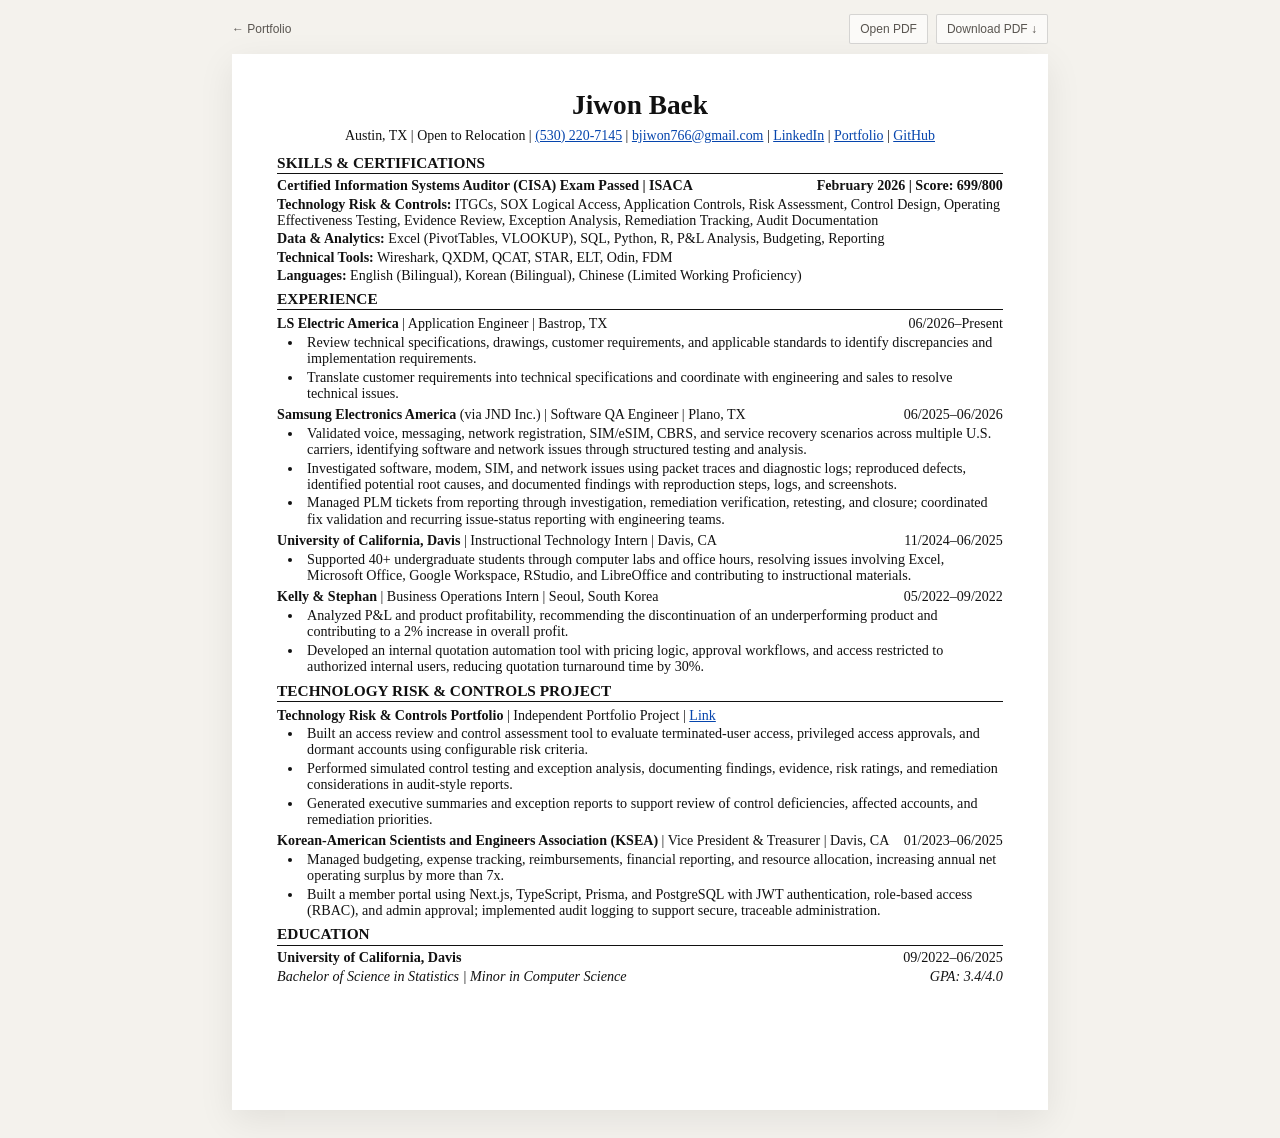
<file: Jiwon_Baek_Resume.html>
<!DOCTYPE html>
<html lang="en">
<head>
<meta charset="utf-8"/>
<meta content="width=device-width, initial-scale=1.0" name="viewport"/>
<title>Jiwon Baek — Resume</title>
<meta content="Jiwon Baek resume — technology risk, IT audit, data analytics, controls, and technical operations." name="description"/>
<meta content="#f4f2ed" name="theme-color"/>
<style>
  :root{
    --page:#ffffff;
    --screen:#f4f2ed;
    --ink:#111111;
    --link:#0645ad;
    --rule:#111111;
    --ui:#595550;
    --ui-line:rgba(17,17,17,.16);
  }
  *{box-sizing:border-box}
  html{background:var(--screen)}
  body{
    margin:0;
    background:var(--screen);
    color:var(--ink);
    font-family:"Times New Roman",Times,serif;
    -webkit-font-smoothing:antialiased;
    text-rendering:optimizeLegibility;
  }
  a{color:var(--link)}
  .resume-ui{
    width:min(8.5in,calc(100% - 28px));
    margin:14px auto 10px;
    display:flex;
    align-items:center;
    justify-content:space-between;
    gap:16px;
    font-family:Arial,Helvetica,sans-serif;
    font-size:12px;
    color:var(--ui);
  }
  .resume-ui a{color:var(--ui);text-decoration:none}
  .resume-ui a:hover{text-decoration:underline}
  .resume-ui-actions{display:flex;gap:8px}
  .resume-ui-actions a{
    border:1px solid var(--ui-line);
    background:rgba(255,255,255,.62);
    padding:7px 10px;
    border-radius:2px;
  }
  .resume-page,.resume-page *{font-family:"Times New Roman",Times,serif}
  .resume-page{
    width:8.5in;
    min-height:11in;
    margin:0 auto 28px;
    padding:.40in .47in .38in;
    background:var(--page);
    box-shadow:0 10px 34px rgba(0,0,0,.08);
    font-size:10.6pt;
    line-height:1.12;
  }
  .name{
    margin:0;
    text-align:center;
    font-size:20.5pt;
    font-weight:700;
    line-height:1;
  }
  .contact{
    margin:8px 0 12px;
    text-align:center;
    font-size:10.45pt;
    white-space:nowrap;
  }
  .contact a{text-decoration:underline}
  .section{margin-top:8px}
  .section-title{
    margin:0;
    padding:0 0 2px;
    border-bottom:1.35px solid var(--rule);
    font-size:11.5pt;
    font-weight:700;
    line-height:1.05;
    text-transform:uppercase;
  }
  .skills{
    margin-top:3px;
    font-size:10.55pt;
    line-height:1.16;
  }
  .skills-row{
    display:flex;
    align-items:baseline;
    gap:4px;
    margin:2px 0;
  }
  .skills-row.cert{
    justify-content:space-between;
    gap:18px;
    font-weight:700;
  }
  .skills-label{font-weight:700}
  .job{margin-top:6px}
  .job-head{
    display:grid;
    grid-template-columns:minmax(0,1fr) auto;
    gap:12px;
    align-items:baseline;
    font-size:10.55pt;
    line-height:1.1;
  }
  .job-org{font-weight:700}
  .job-date{white-space:nowrap;text-align:right}
  .job ul{
    margin:2px 0 0 26px;
    padding:0;
  }
  .job li{
    margin:0 0 2px 0;
    padding-left:4px;
    line-height:1.16;
  }
  .education-row{
    display:grid;
    grid-template-columns:minmax(0,1fr) auto;
    gap:12px;
    align-items:baseline;
    margin-top:4px;
    font-size:10.6pt;
  }
  .education-row strong{font-weight:700}
  .education-degree{
    display:flex;
    justify-content:space-between;
    gap:12px;
    margin-top:4px;
    font-size:10.6pt;
    font-style:italic;
  }

  @media(max-width:860px){
    body{background:#fff}
    .resume-ui{
      position:sticky;top:0;z-index:10;width:100%;margin:0;padding:10px 12px;
      background:rgba(244,242,237,.96);backdrop-filter:blur(10px);
      border-bottom:1px solid var(--ui-line);
    }
    .resume-page{
      width:100%;min-height:0;margin:0;padding:28px 24px 40px;
      box-shadow:none;font-size:11pt;
    }
    .contact{white-space:normal;line-height:1.45}
    .job-head,.education-row{grid-template-columns:1fr;gap:2px}
    .job-date{text-align:left}
    .education-degree{display:block}
  }

  @media(max-width:520px){
    .resume-ui{font-size:11px}
    .resume-ui-actions a{padding:6px 8px}
    .resume-page{padding:24px 18px 36px}
    .name{font-size:19pt}
    .section-title{font-size:11.2pt}
    .skills-row{display:block;margin:4px 0}
    .skills-row.cert{display:flex;align-items:flex-start}
    .job ul{margin-left:23px}
  }

  @media print{
    @page{size:Letter;margin:0}
    html,body{background:#fff}
    .resume-ui{display:none!important}
    .resume-page{
      width:8.5in;
      min-height:11in;
      margin:0;
      padding:.40in .47in .38in;
      box-shadow:none;
    }
  }
</style>
</head>
<body>
<nav aria-label="Resume actions" class="resume-ui">
  <a href="index.html">← Portfolio</a>
  <div class="resume-ui-actions">
    <a href="Jiwon_Baek_Resume.pdf" rel="noopener" target="_blank">Open PDF</a>
    <a download="" href="Jiwon_Baek_Resume.pdf">Download PDF ↓</a>
  </div>
</nav>

<main class="resume-page">
<header>
  <h1 class="name">Jiwon Baek</h1>
  <p class="contact">
    Austin, TX | Open to Relocation | <a href="tel:+15302207145">(530) 220-7145</a> |
    <a href="mailto:bjiwon766@gmail.com">bjiwon766@gmail.com</a> |
    <a href="https://www.linkedin.com/in/jionebaek/" rel="noopener" target="_blank">LinkedIn</a> |
    <a href="https://jiwonbaek.kro.kr/" rel="noopener" target="_blank">Portfolio</a> |
    <a href="https://github.com/sjbaek100" rel="noopener" target="_blank">GitHub</a>
  </p>
</header>

<section class="section">
  <h2 class="section-title">Skills &amp; Certifications</h2>
  <div class="skills">
    <div class="skills-row cert">
      <span><span class="skills-label">Certified Information Systems Auditor (CISA) Exam Passed</span> | ISACA</span>
      <span>February 2026 | Score: 699/800</span>
    </div>
    <div class="skills-row">
      <span><span class="skills-label">Technology Risk &amp; Controls:</span> ITGCs, SOX Logical Access, Application Controls, Risk Assessment, Control Design, Operating Effectiveness Testing, Evidence Review, Exception Analysis, Remediation Tracking, Audit Documentation</span>
    </div>
    <div class="skills-row">
      <span><span class="skills-label">Data &amp; Analytics:</span> Excel (PivotTables, VLOOKUP), SQL, Python, R, P&amp;L Analysis, Budgeting, Reporting</span>
    </div>
    <div class="skills-row">
      <span><span class="skills-label">Technical Tools:</span> Wireshark, QXDM, QCAT, STAR, ELT, Odin, FDM</span>
    </div>
    <div class="skills-row">
      <span><span class="skills-label">Languages:</span> English (Bilingual), Korean (Bilingual), Chinese (Limited Working Proficiency)</span>
    </div>
  </div>
</section>

<section class="section">
  <h2 class="section-title">Experience</h2>

  <article class="job">
    <div class="job-head">
      <div><span class="job-org">LS Electric America</span> | Application Engineer | Bastrop, TX</div>
      <div class="job-date">06/2026–Present</div>
    </div>
    <ul>
      <li>Review technical specifications, drawings, customer requirements, and applicable standards to identify discrepancies and implementation requirements.</li>
      <li>Translate customer requirements into technical specifications and coordinate with engineering and sales to resolve technical issues.</li>
    </ul>
  </article>

  <article class="job">
    <div class="job-head">
      <div><span class="job-org">Samsung Electronics America</span> (via JND Inc.) | Software QA Engineer | Plano, TX</div>
      <div class="job-date">06/2025–06/2026</div>
    </div>
    <ul>
      <li>Validated voice, messaging, network registration, SIM/eSIM, CBRS, and service recovery scenarios across multiple U.S. carriers, identifying software and network issues through structured testing and analysis.</li>
      <li>Investigated software, modem, SIM, and network issues using packet traces and diagnostic logs; reproduced defects, identified potential root causes, and documented findings with reproduction steps, logs, and screenshots.</li>
      <li>Managed PLM tickets from reporting through investigation, remediation verification, retesting, and closure; coordinated fix validation and recurring issue-status reporting with engineering teams.</li>
    </ul>
  </article>

  <article class="job">
    <div class="job-head">
      <div><span class="job-org">University of California, Davis</span> | Instructional Technology Intern | Davis, CA</div>
      <div class="job-date">11/2024–06/2025</div>
    </div>
    <ul>
      <li>Supported 40+ undergraduate students through computer labs and office hours, resolving issues involving Excel, Microsoft Office, Google Workspace, RStudio, and LibreOffice and contributing to instructional materials.</li>
    </ul>
  </article>

  <article class="job">
    <div class="job-head">
      <div><span class="job-org">Kelly &amp; Stephan</span> | Business Operations Intern | Seoul, South Korea</div>
      <div class="job-date">05/2022–09/2022</div>
    </div>
    <ul>
      <li>Analyzed P&amp;L and product profitability, recommending the discontinuation of an underperforming product and contributing to a 2% increase in overall profit.</li>
      <li>Developed an internal quotation automation tool with pricing logic, approval workflows, and access restricted to authorized internal users, reducing quotation turnaround time by 30%.</li>
    </ul>
  </article>
</section>

<section class="section">
  <h2 class="section-title">Technology Risk &amp; Controls Project</h2>

  <article class="job">
    <div class="job-head">
      <div><span class="job-org">Technology Risk &amp; Controls Portfolio</span> | Independent Portfolio Project | <a href="https://jiwonbaek-techrisk.kro.kr/" rel="noopener" target="_blank">Link</a></div>
    </div>
    <ul>
      <li>Built an access review and control assessment tool to evaluate terminated-user access, privileged access approvals, and dormant accounts using configurable risk criteria.</li>
      <li>Performed simulated control testing and exception analysis, documenting findings, evidence, risk ratings, and remediation considerations in audit-style reports.</li>
      <li>Generated executive summaries and exception reports to support review of control deficiencies, affected accounts, and remediation priorities.</li>
    </ul>
  </article>

  <article class="job">
    <div class="job-head">
      <div><span class="job-org">Korean-American Scientists and Engineers Association (KSEA)</span> | Vice President &amp; Treasurer | Davis, CA</div>
      <div class="job-date">01/2023–06/2025</div>
    </div>
    <ul>
      <li>Managed budgeting, expense tracking, reimbursements, financial reporting, and resource allocation, increasing annual net operating surplus by more than 7x.</li>
      <li>Built a member portal using Next.js, TypeScript, Prisma, and PostgreSQL with JWT authentication, role-based access (RBAC), and admin approval; implemented audit logging to support secure, traceable administration.</li>
    </ul>
  </article>
</section>

<section class="section">
  <h2 class="section-title">Education</h2>
  <div class="education-row">
    <strong>University of California, Davis</strong>
    <span>09/2022–06/2025</span>
  </div>
  <p class="education-degree">
    <span>Bachelor of Science in Statistics | Minor in Computer Science</span>
    <span>GPA: 3.4/4.0</span>
  </p>
</section>
</main>
</body>
</html>
</file>
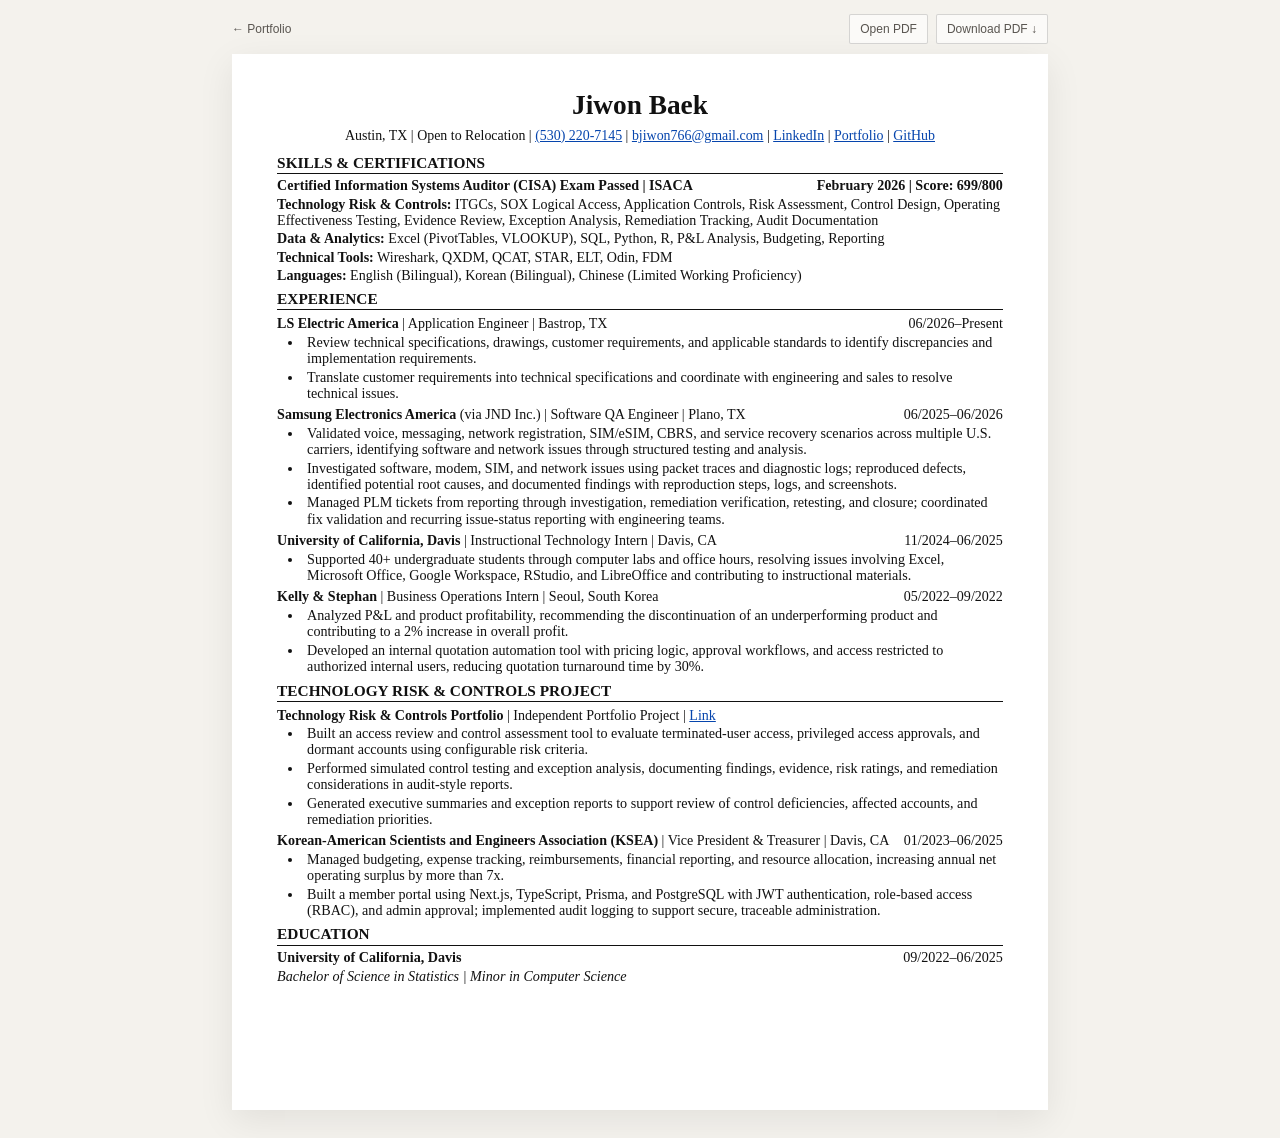
<file: resume.html>
<!DOCTYPE html>
<html lang="en">
<head>
<meta charset="utf-8"/>
<meta content="width=device-width, initial-scale=1.0" name="viewport"/>
<title>Jiwon Baek — Resume</title>
<meta content="Jiwon Baek resume — technology risk, IT audit, data analytics, controls, and technical operations." name="description"/>
<meta content="#f4f2ed" name="theme-color"/>
<style>
  :root{
    --page:#ffffff;
    --screen:#f4f2ed;
    --ink:#111111;
    --link:#0645ad;
    --rule:#111111;
    --ui:#595550;
    --ui-line:rgba(17,17,17,.16);
  }
  *{box-sizing:border-box}
  html{background:var(--screen)}
  body{
    margin:0;
    background:var(--screen);
    color:var(--ink);
    font-family:"Times New Roman",Times,serif;
    -webkit-font-smoothing:antialiased;
    text-rendering:optimizeLegibility;
  }
  a{color:var(--link)}
  .resume-ui{
    width:min(8.5in,calc(100% - 28px));
    margin:14px auto 10px;
    display:flex;
    align-items:center;
    justify-content:space-between;
    gap:16px;
    font-family:Arial,Helvetica,sans-serif;
    font-size:12px;
    color:var(--ui);
  }
  .resume-ui a{color:var(--ui);text-decoration:none}
  .resume-ui a:hover{text-decoration:underline}
  .resume-ui-actions{display:flex;gap:8px}
  .resume-ui-actions a{
    border:1px solid var(--ui-line);
    background:rgba(255,255,255,.62);
    padding:7px 10px;
    border-radius:2px;
  }
  .resume-page,.resume-page *{font-family:"Times New Roman",Times,serif}
  .resume-page{
    width:8.5in;
    min-height:11in;
    margin:0 auto 28px;
    padding:.40in .47in .38in;
    background:var(--page);
    box-shadow:0 10px 34px rgba(0,0,0,.08);
    font-size:10.6pt;
    line-height:1.12;
  }
  .name{
    margin:0;
    text-align:center;
    font-size:20.5pt;
    font-weight:700;
    line-height:1;
  }
  .contact{
    margin:8px 0 12px;
    text-align:center;
    font-size:10.45pt;
    white-space:nowrap;
  }
  .contact a{text-decoration:underline}
  .section{margin-top:8px}
  .section-title{
    margin:0;
    padding:0 0 2px;
    border-bottom:1.35px solid var(--rule);
    font-size:11.5pt;
    font-weight:700;
    line-height:1.05;
    text-transform:uppercase;
  }
  .skills{
    margin-top:3px;
    font-size:10.55pt;
    line-height:1.16;
  }
  .skills-row{
    display:flex;
    align-items:baseline;
    gap:4px;
    margin:2px 0;
  }
  .skills-row.cert{
    justify-content:space-between;
    gap:18px;
    font-weight:700;
  }
  .skills-label{font-weight:700}
  .job{margin-top:6px}
  .job-head{
    display:grid;
    grid-template-columns:minmax(0,1fr) auto;
    gap:12px;
    align-items:baseline;
    font-size:10.55pt;
    line-height:1.1;
  }
  .job-org{font-weight:700}
  .job-date{white-space:nowrap;text-align:right}
  .job ul{
    margin:2px 0 0 26px;
    padding:0;
  }
  .job li{
    margin:0 0 2px 0;
    padding-left:4px;
    line-height:1.16;
  }
  .education-row{
    display:grid;
    grid-template-columns:minmax(0,1fr) auto;
    gap:12px;
    align-items:baseline;
    margin-top:4px;
    font-size:10.6pt;
  }
  .education-row strong{font-weight:700}
  .education-degree{
    display:flex;
    justify-content:space-between;
    gap:12px;
    margin-top:4px;
    font-size:10.6pt;
    font-style:italic;
  }

  @media(max-width:860px){
    body{background:#fff}
    .resume-ui{
      position:sticky;top:0;z-index:10;width:100%;margin:0;padding:10px 12px;
      background:rgba(244,242,237,.96);backdrop-filter:blur(10px);
      border-bottom:1px solid var(--ui-line);
    }
    .resume-page{
      width:100%;min-height:0;margin:0;padding:28px 24px 40px;
      box-shadow:none;font-size:11pt;
    }
    .contact{white-space:normal;line-height:1.45}
    .job-head,.education-row{grid-template-columns:1fr;gap:2px}
    .job-date{text-align:left}
    .education-degree{display:block}
  }

  @media(max-width:520px){
    .resume-ui{font-size:11px}
    .resume-ui-actions a{padding:6px 8px}
    .resume-page{padding:24px 18px 36px}
    .name{font-size:19pt}
    .section-title{font-size:11.2pt}
    .skills-row{display:block;margin:4px 0}
    .skills-row.cert{display:flex;align-items:flex-start}
    .job ul{margin-left:23px}
  }

  @media print{
    @page{size:Letter;margin:0}
    html,body{background:#fff}
    .resume-ui{display:none!important}
    .resume-page{
      width:8.5in;
      min-height:11in;
      margin:0;
      padding:.40in .47in .38in;
      box-shadow:none;
    }
  }
</style>
</head>
<body>
<nav aria-label="Resume actions" class="resume-ui">
  <a href="index.html">← Portfolio</a>
  <div class="resume-ui-actions">
    <a href="Jiwon_Baek_Resume.pdf" rel="noopener" target="_blank">Open PDF</a>
    <a download="" href="Jiwon_Baek_Resume.pdf">Download PDF ↓</a>
  </div>
</nav>

<main class="resume-page">
<header>
  <h1 class="name">Jiwon Baek</h1>
  <p class="contact">
    Austin, TX | Open to Relocation | <a href="tel:+15302207145">(530) 220-7145</a> |
    <a href="mailto:bjiwon766@gmail.com">bjiwon766@gmail.com</a> |
    <a href="https://www.linkedin.com/in/jionebaek/" rel="noopener" target="_blank">LinkedIn</a> |
    <a href="https://jiwonbaek.kro.kr/" rel="noopener" target="_blank">Portfolio</a> |
    <a href="https://github.com/sjbaek100" rel="noopener" target="_blank">GitHub</a>
  </p>
</header>

<section class="section">
  <h2 class="section-title">Skills &amp; Certifications</h2>
  <div class="skills">
    <div class="skills-row cert">
      <span><span class="skills-label">Certified Information Systems Auditor (CISA) Exam Passed</span> | ISACA</span>
      <span>February 2026 | Score: 699/800</span>
    </div>
    <div class="skills-row">
      <span><span class="skills-label">Technology Risk &amp; Controls:</span> ITGCs, SOX Logical Access, Application Controls, Risk Assessment, Control Design, Operating Effectiveness Testing, Evidence Review, Exception Analysis, Remediation Tracking, Audit Documentation</span>
    </div>
    <div class="skills-row">
      <span><span class="skills-label">Data &amp; Analytics:</span> Excel (PivotTables, VLOOKUP), SQL, Python, R, P&amp;L Analysis, Budgeting, Reporting</span>
    </div>
    <div class="skills-row">
      <span><span class="skills-label">Technical Tools:</span> Wireshark, QXDM, QCAT, STAR, ELT, Odin, FDM</span>
    </div>
    <div class="skills-row">
      <span><span class="skills-label">Languages:</span> English (Bilingual), Korean (Bilingual), Chinese (Limited Working Proficiency)</span>
    </div>
  </div>
</section>

<section class="section">
  <h2 class="section-title">Experience</h2>

  <article class="job">
    <div class="job-head">
      <div><span class="job-org">LS Electric America</span> | Application Engineer | Bastrop, TX</div>
      <div class="job-date">06/2026–Present</div>
    </div>
    <ul>
      <li>Review technical specifications, drawings, customer requirements, and applicable standards to identify discrepancies and implementation requirements.</li>
      <li>Translate customer requirements into technical specifications and coordinate with engineering and sales to resolve technical issues.</li>
    </ul>
  </article>

  <article class="job">
    <div class="job-head">
      <div><span class="job-org">Samsung Electronics America</span> (via JND Inc.) | Software QA Engineer | Plano, TX</div>
      <div class="job-date">06/2025–06/2026</div>
    </div>
    <ul>
      <li>Validated voice, messaging, network registration, SIM/eSIM, CBRS, and service recovery scenarios across multiple U.S. carriers, identifying software and network issues through structured testing and analysis.</li>
      <li>Investigated software, modem, SIM, and network issues using packet traces and diagnostic logs; reproduced defects, identified potential root causes, and documented findings with reproduction steps, logs, and screenshots.</li>
      <li>Managed PLM tickets from reporting through investigation, remediation verification, retesting, and closure; coordinated fix validation and recurring issue-status reporting with engineering teams.</li>
    </ul>
  </article>

  <article class="job">
    <div class="job-head">
      <div><span class="job-org">University of California, Davis</span> | Instructional Technology Intern | Davis, CA</div>
      <div class="job-date">11/2024–06/2025</div>
    </div>
    <ul>
      <li>Supported 40+ undergraduate students through computer labs and office hours, resolving issues involving Excel, Microsoft Office, Google Workspace, RStudio, and LibreOffice and contributing to instructional materials.</li>
    </ul>
  </article>

  <article class="job">
    <div class="job-head">
      <div><span class="job-org">Kelly &amp; Stephan</span> | Business Operations Intern | Seoul, South Korea</div>
      <div class="job-date">05/2022–09/2022</div>
    </div>
    <ul>
      <li>Analyzed P&amp;L and product profitability, recommending the discontinuation of an underperforming product and contributing to a 2% increase in overall profit.</li>
      <li>Developed an internal quotation automation tool with pricing logic, approval workflows, and access restricted to authorized internal users, reducing quotation turnaround time by 30%.</li>
    </ul>
  </article>
</section>

<section class="section">
  <h2 class="section-title">Technology Risk &amp; Controls Project</h2>

  <article class="job">
    <div class="job-head">
      <div><span class="job-org">Technology Risk &amp; Controls Portfolio</span> | Independent Portfolio Project | <a href="https://jiwonbaek-techrisk.kro.kr/" rel="noopener" target="_blank">Link</a></div>
    </div>
    <ul>
      <li>Built an access review and control assessment tool to evaluate terminated-user access, privileged access approvals, and dormant accounts using configurable risk criteria.</li>
      <li>Performed simulated control testing and exception analysis, documenting findings, evidence, risk ratings, and remediation considerations in audit-style reports.</li>
      <li>Generated executive summaries and exception reports to support review of control deficiencies, affected accounts, and remediation priorities.</li>
    </ul>
  </article>

  <article class="job">
    <div class="job-head">
      <div><span class="job-org">Korean-American Scientists and Engineers Association (KSEA)</span> | Vice President &amp; Treasurer | Davis, CA</div>
      <div class="job-date">01/2023–06/2025</div>
    </div>
    <ul>
      <li>Managed budgeting, expense tracking, reimbursements, financial reporting, and resource allocation, increasing annual net operating surplus by more than 7x.</li>
      <li>Built a member portal using Next.js, TypeScript, Prisma, and PostgreSQL with JWT authentication, role-based access (RBAC), and admin approval; implemented audit logging to support secure, traceable administration.</li>
    </ul>
  </article>
</section>

<section class="section">
  <h2 class="section-title">Education</h2>
  <div class="education-row">
    <strong>University of California, Davis</strong>
    <span>09/2022–06/2025</span>
  </div>
  <p class="education-degree">
    <span>Bachelor of Science in Statistics | Minor in Computer Science</span>
    <!-- <span>GPA: 3.4/4.0</span> -->
  </p>
</section>
</main>
</body>
</html>
</file>
